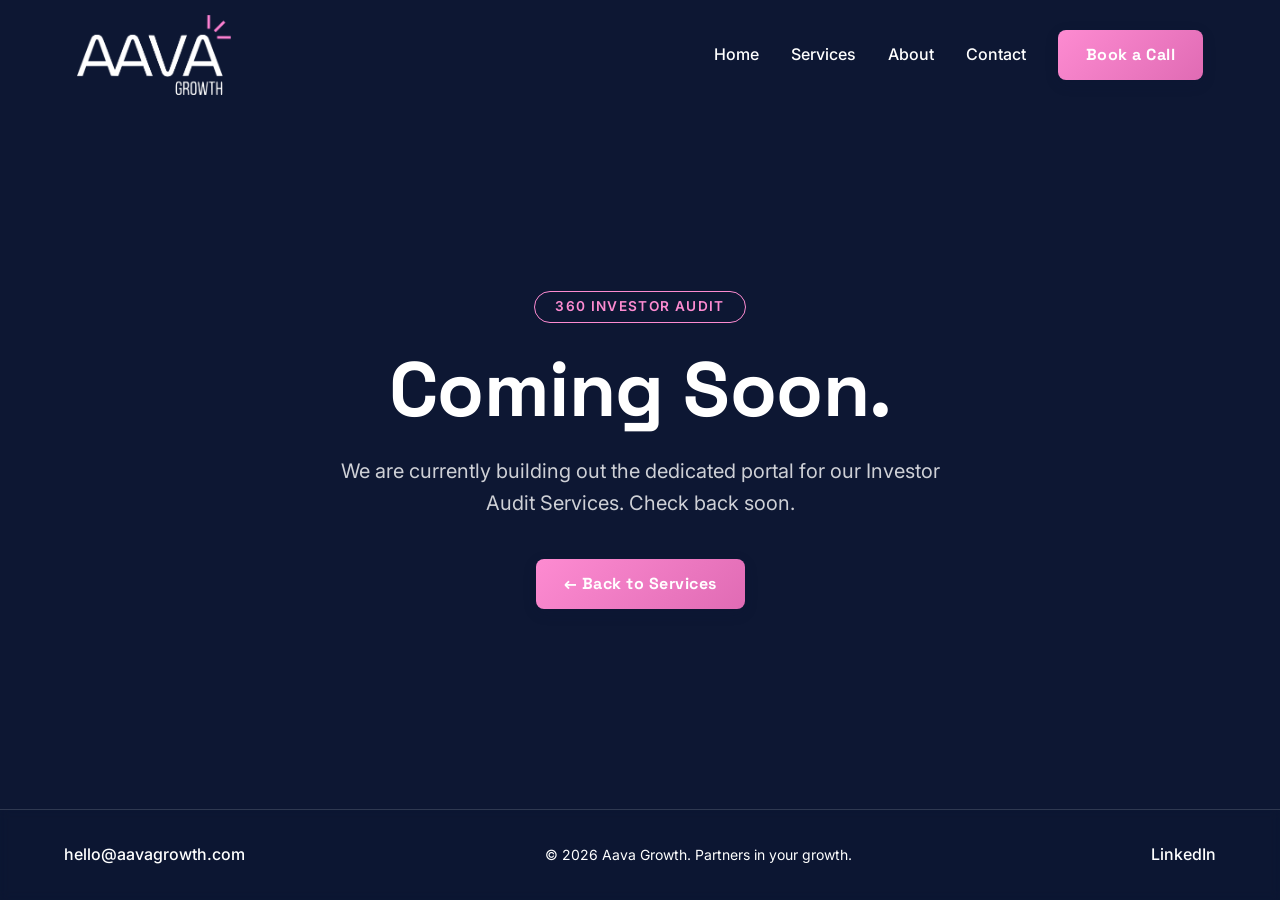
<file: 360audit.html>
<!DOCTYPE html>
<html lang="en">
<head>
    <meta charset="UTF-8">
    <meta name="viewport" content="width=device-width, initial-scale=1.0">
    <title>Aava Growth | 360 Audit</title>
    <!-- Standard Meta Description for Google Search -->
    <meta name="description" content="Aava Growth builds commercial strategies that compound, not campaigns that spike. We help emerging technology and Web3 companies build predictable B2B growth through commercial strategy, sales architecture and embedded execution.">

    <!-- Favicon for Browser Tab -->
    <link rel="icon" type="image/png" href="Assets2/ICONS/A_white.png">

    <!-- Open Graph Meta Tags for Link Sharing (WhatsApp, Slack, iMessage, LinkedIn, etc.) -->
    <meta property="og:title" content="Aava Growth | On-Demand Sales & Commercial Growth Partner">
    <!-- Open Graph Meta Description for Social Sharing -->
    <meta property="og:description" content="Aava Growth builds commercial strategies that compound, not campaigns that spike. We help emerging technology and Web3 companies build predictable B2B growth through commercial strategy, sales architecture and embedded execution.">
    <meta property="og:image" content="./Assets2/Preview_Frame_3.png">
    <meta property="og:type" content="website">
    <link href="https://fonts.googleapis.com/css2?family=Inter:wght@400;500;600&family=Space+Grotesk:wght@700;800&display=swap" rel="stylesheet">
    <link rel="stylesheet" href="styles.css">
</head>
<body class="services-page" style="background-color: #0D1733;">

    <nav id="navbar" class="navbar">
        <div class="nav-container">
            <a href="index.html" class="logo-link">
                <img src="Assets2/AAVA_white.png" alt="Aava Growth Logo" class="nav-logo visible" style="opacity: 1 !important; visibility: visible !important;">
            </a>
            <div class="nav-links">
                <a href="index.html">Home</a>
                <a href="services.html">Services</a>
                <a href="about.html">About</a>
                <a href="contact.html">Contact</a>
            </div>
            <div class="nav-cta">
                <a href="contact.html" class="btn btn-primary">Book a Call</a>
            </div>
        </div>
    </nav>

    <section class="section" style="min-height: 100vh; display: flex; align-items: center; justify-content: center; text-align: center;">
        <div class="container">
            <div class="subtitle-badge" style="border: 1px solid #FD8BD1; color: #FD8BD1 !important; margin-bottom: 24px; display: inline-block;">360 INVESTOR AUDIT</div>
            <h1 class="section-title text-white" style="font-size: clamp(3rem, 6vw, 5rem);">Coming Soon.</h1>
            <p style="color: rgba(255,255,255,0.8); font-size: 1.25rem; max-width: 600px; margin: 0 auto;">We are currently building out the dedicated portal for our Investor Audit Services. Check back soon.</p>
            <div style="margin-top: 40px;">
                <a href="services-audit.html" class="btn btn-primary">&larr; Back to Services</a>
            </div>
        </div>
    </section>

    <footer class="footer">
        <div class="container footer-inner">
            <a href="mailto:hello@aavagrowth.com" class="footer-link footer-email">hello@aavagrowth.com</a>
            <p class="footer-copy">&copy; 2026 Aava Growth. Partners in your growth.</p>
            <a href="https://www.linkedin.com/company/aava-growth" target="_blank" rel="noopener noreferrer" class="footer-link footer-social">LinkedIn</a>
        </div>
    </footer>

    <script src="script.js"></script>
</body>
</html>
</file>
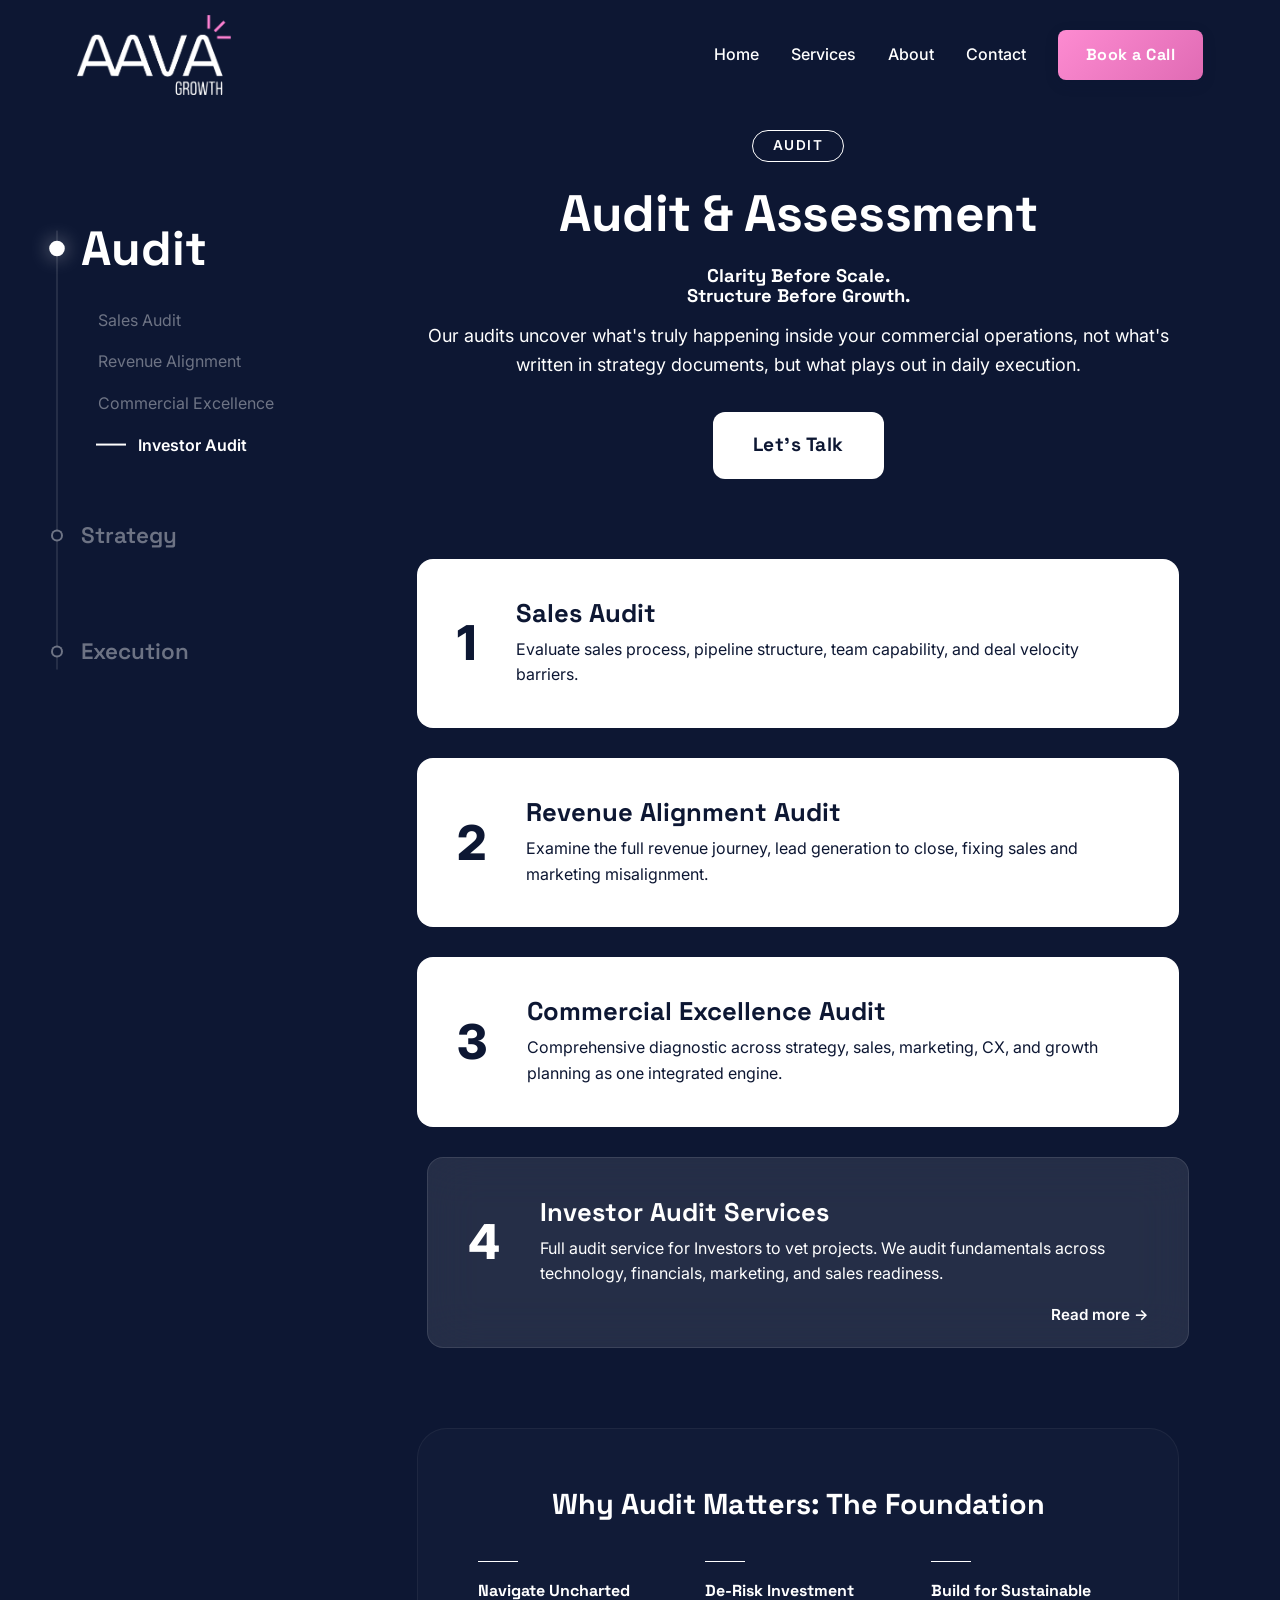
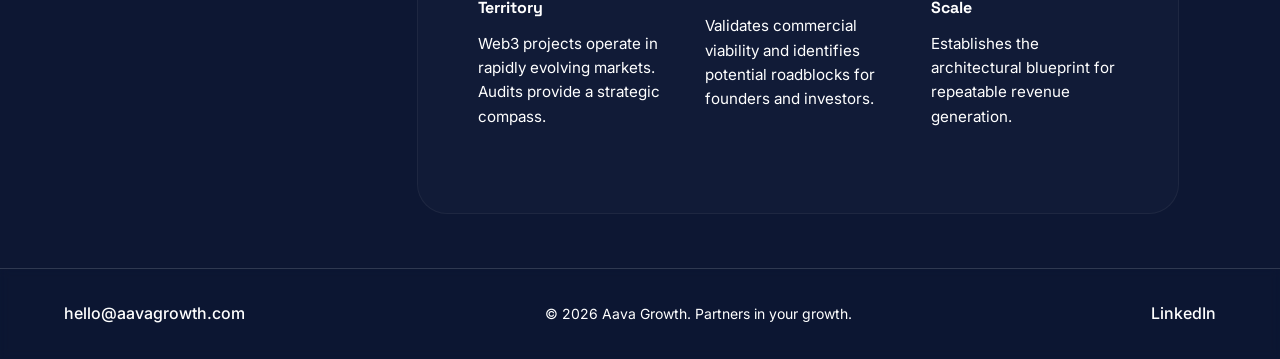
<file: services-audit.html>
<!DOCTYPE html>
<html lang="en">

<head>
    <meta charset="UTF-8">
    <meta name="viewport" content="width=device-width, initial-scale=1.0">
    <title>Audit &amp; Assessment | Aava Growth</title>
    <!-- Standard Meta Description for Google Search -->
    <meta name="description" content="Aava Growth builds commercial strategies that compound, not campaigns that spike. We help emerging technology and Web3 companies build predictable B2B growth through commercial strategy, sales architecture and embedded execution.">

    <!-- Favicon for Browser Tab -->
    <link rel="icon" type="image/png" href="Assets2/ICONS/A_white.png">

    <!-- Open Graph Meta Tags for Link Sharing (WhatsApp, Slack, iMessage, LinkedIn, etc.) -->
    <meta property="og:title" content="Audit &amp; Assessment | Aava Growth">
    <!-- Open Graph Meta Description for Social Sharing -->
    <meta property="og:description" content="Aava Growth builds commercial strategies that compound, not campaigns that spike. We help emerging technology and Web3 companies build predictable B2B growth through commercial strategy, sales architecture and embedded execution.">
    <meta property="og:image" content="./Assets2/Preview_Frame_3.png">
    <meta property="og:type" content="website">
    <link
        href="https://fonts.googleapis.com/css2?family=Inter:wght@400;500;600&family=Space+Grotesk:wght@700;800&display=swap"
        rel="stylesheet">
    <link rel="stylesheet" href="styles.css">
  <style>
      .placeholder-section {
          padding-top: 150px;
          min-height: 100vh;
          display: flex;
          align-items: center;
          justify-content: center;
      }

      /* NUCLEAR MOBILE OVERRIDE FOR SERVICES PAGE */
      @media (max-width: 900px) {
          /* 1. Prevent the entire page from stretching sideways */
          html, body {
              overflow-x: hidden !important;
              width: 100% !important;
              position: relative;
          }

          /* 2. Crush all hard-coded 3-column inline grids (This fixes the page stretching!) */
          div[style*="repeat(3, 1fr)"] {
              grid-template-columns: 1fr !important;
              gap: 24px !important;
          }

          /* 3. Shrink the massive 60px inline padding on the "Why it matters" boxes */
          div[style*="padding: 60px"] {
              padding: 32px 20px !important;
          }

          /* 4. Crush the interactive cards into vertical stacks */
          .horizontal-audit-box,
          .horizontal-strategy-box,
          .horizontal-execution-box {
              display: flex !important;
              flex-direction: column !important;
              align-items: flex-start !important;
              padding: 24px !important;
              gap: 16px !important;
              width: 100% !important;
              max-width: 100% !important;
              box-sizing: border-box !important;
              transform: none !important; /* Forces the Scroll Spy shift to disable on mobile */
          }

          /* 5. Shrink the massive numbers */
          .horizontal-audit-box > div:first-child,
          .horizontal-strategy-box > div:first-child,
          .horizontal-execution-box > div:first-child {
              font-size: 2.5rem !important;
              margin-bottom: 0 !important;
              line-height: 1 !important;
          }

          /* 6. Force text to wrap and not push the screen wide */
          .horizontal-audit-box > div:nth-child(2),
          .horizontal-strategy-box > div:nth-child(2),
          .horizontal-execution-box > div:nth-child(2) {
              width: 100% !important;
              max-width: 100% !important;
              box-sizing: border-box !important;
          }

          /* 7. Fix Investor Audit Link */
          #investor-audit {
              padding-bottom: 60px !important;
          }
          #investor-audit .audit-link {
              right: 24px !important;
              bottom: 24px !important;
          }
      }

      /* Service detail pages: the shared .footer is position:absolute and on the
         old combined page it was nested inside a positioned section. Here it is a
         direct child of the body element, so it must flow normally rather than
         the initial containing block (which made it overlap the content). */
      .service-detail-page .footer {
          position: relative !important;
          bottom: auto !important;
      }

      /* The footer's translucent navy overlay assumes a dark ground (on the old
         combined page it sat inside a dark section). Its text is forced white,
         so the page ground must stay navy or the footer becomes unreadable. */
      body.service-detail-page {
          background-color: #0D1733;
      }
  </style>
</head>

<body class="services-page service-detail-page">
    <nav id="navbar" class="navbar">
        <div class="nav-container">
            <a href="index.html" class="logo-link">
                <img src="Assets2/AAVA_white.png" alt="Aava Growth Logo" class="nav-logo visible" style="opacity: 1 !important; visibility: visible !important;">
            </a>

            <div class="nav-links">
                <a href="index.html">Home</a>
                <a href="services.html">Services</a>
                <a href="about.html">About</a>
                <a href="contact.html">Contact</a>
            </div>

            <div class="nav-actions-right">
                <a href="contact.html" class="btn btn-primary nav-cta-btn">Book a Call</a>
                <button class="hamburger-menu" id="hamburger-menu" aria-label="Toggle menu">
                    <span class="bar"></span>
                    <span class="bar"></span>
                    <span class="bar"></span>
                </button>
            </div>
        </div>

        <div class="nav-overlay" id="nav-overlay">
            <div class="nav-overlay-links">
                <a href="index.html">Home</a>
                <a href="services.html">Services</a>
                <a href="about.html">About</a>
                <a href="contact.html">Contact</a>
            </div>
        </div>
    </nav>

    <div id="service-tracker" class="service-tracker">
        <div class="tracker-group">
            <a href="services-audit.html" class="tracker-item" data-target="audit">
                <span class="tracker-dot"></span>
                Audit
            </a>
            <div class="tracker-sub-menu">
                <a href="#sales-audit" class="tracker-sub-item" data-target="sales-audit"><span class="sub-connecting-line"></span> Sales Audit</a>
                <a href="#revenue-audit" class="tracker-sub-item" data-target="revenue-audit"><span class="sub-connecting-line"></span> Revenue Alignment</a>
                <a href="#excellence-audit" class="tracker-sub-item" data-target="excellence-audit"><span class="sub-connecting-line"></span> Commercial Excellence</a>
                <a href="#investor-audit" class="tracker-sub-item" data-target="investor-audit"><span class="sub-connecting-line"></span> Investor Audit</a>
            </div>
        </div>
        <div class="tracker-group">
            <a href="services-strategy.html" class="tracker-item" data-target="strategy">
                <span class="tracker-dot"></span>
                Strategy
            </a>
            <div class="tracker-sub-menu strategy-sub-menu">
                <a href="services-strategy.html#strat-market" class="tracker-sub-item" data-target="strat-market"><span class="sub-connecting-line"></span> Market &amp; Competitive</a>
                <a href="services-strategy.html#strat-icp" class="tracker-sub-item" data-target="strat-icp"><span class="sub-connecting-line"></span> Ideal Customer Profile</a>
                <a href="services-strategy.html#strat-pricing" class="tracker-sub-item" data-target="strat-pricing"><span class="sub-connecting-line"></span> Product &amp; Pricing</a>
                <a href="services-strategy.html#strat-custom" class="tracker-sub-item" data-target="strat-custom"><span class="sub-connecting-line"></span> Customized Commercial</a>
                <a href="services-strategy.html#strat-sales" class="tracker-sub-item" data-target="strat-sales"><span class="sub-connecting-line"></span> Sales Strategy</a>
                <a href="services-strategy.html#strat-journey" class="tracker-sub-item" data-target="strat-journey"><span class="sub-connecting-line"></span> Customer Journey</a>
                <a href="services-strategy.html#strat-capability" class="tracker-sub-item" data-target="strat-capability"><span class="sub-connecting-line"></span> Commercial Capability</a>
                <a href="services-strategy.html#strat-playbook" class="tracker-sub-item" data-target="strat-playbook"><span class="sub-connecting-line"></span> Commercial Playbook</a>
                <a href="services-strategy.html#strat-event" class="tracker-sub-item" data-target="strat-event"><span class="sub-connecting-line"></span> Event Strategy</a>
                <a href="services-strategy.html#strat-fund" class="tracker-sub-item" data-target="strat-fund"><span class="sub-connecting-line"></span> Fundraising Readiness</a>
                <a href="services-strategy.html#strat-transform" class="tracker-sub-item" data-target="strat-transform"><span class="sub-connecting-line"></span> Transformation Strategy</a>
                <a href="services-strategy.html#strat-revenue" class="tracker-sub-item" data-target="strat-revenue"><span class="sub-connecting-line"></span> Revenue Model Design</a>
                <a href="services-strategy.html#strat-pipeline" class="tracker-sub-item" data-target="strat-pipeline"><span class="sub-connecting-line"></span> Pipeline &amp; Demand</a>
                <a href="services-strategy.html#strat-partner" class="tracker-sub-item" data-target="strat-partner"><span class="sub-connecting-line"></span> Partnership Strategy</a>
            </div>
        </div>
        <div class="tracker-group">
            <a href="services-execution.html" class="tracker-item" data-target="execution">
                <span class="tracker-dot"></span>
                Execution
            </a>
            <div class="tracker-sub-menu execution-sub-menu">
                <a href="services-execution.html#exec-fractional" class="tracker-sub-item" data-target="exec-fractional"><span class="sub-connecting-line"></span> Fractional Leadership</a>
                <a href="services-execution.html#exec-growth" class="tracker-sub-item" data-target="exec-growth"><span class="sub-connecting-line"></span> Growth &amp; BD</a>
                <a href="services-execution.html#exec-coaching" class="tracker-sub-item" data-target="exec-coaching"><span class="sub-connecting-line"></span> Sales Coaching</a>
            </div>
        </div>
    </div>

    <section id="audit" style="padding-top: calc(var(--nav-height) + 40px);" class="section bg-secondary">
        <div class="container">
          <div class="service-header text-center" style="margin-bottom: 80px;">
              <div class="subtitle-badge" style="border: 1px solid #FFFFFF !important; color: #FFFFFF !important; display: inline-block; margin-bottom: 24px;">Audit</div>
              <h1 class="section-title">Audit &amp; Assessment</h1>
              <h2 class="section-subtitle" style="margin-top: 8px;">Clarity Before Scale.<br>Structure Before Growth.</h2>
              <p class="section-description">Our audits uncover what's truly happening inside your commercial operations, not what's written in strategy documents, but what plays out in daily execution.</p>
              <div style="margin-top: 32px;">
                  <a href="contact.html" class="btn btn-large" style="background: #FFFFFF; color: #0D1733; font-weight: 700; text-decoration: none;">Let's Talk</a>
              </div>
          </div>

          <div class="audit-types-grid horizontal-audit-grid" style="display: grid; grid-template-columns: 1fr; gap: 30px;">
              <div id="sales-audit" class="horizontal-audit-box" style="background: #FFFFFF; border-radius: 16px; display: flex; gap: 40px; padding: 40px; align-items: center; transition: all 0.4s ease;">
                  <div class="audit-number" style="font-size: 3rem; font-weight: 800; opacity: 1; line-height: 1; transition: color 0.4s ease;">1</div>
                  <div>
                      <h3 class="audit-title" style="font-size: 1.6rem; font-weight: 700; margin-bottom: 10px; transition: color 0.4s ease;">Sales Audit</h3>
                      <p class="audit-text" style="margin: 0; transition: color 0.4s ease;">Evaluate sales process, pipeline structure, team capability, and deal velocity barriers.</p>
                  </div>
              </div>

              <div id="revenue-audit" class="horizontal-audit-box" style="background: #FFFFFF; border-radius: 16px; display: flex; gap: 40px; padding: 40px; align-items: center; transition: all 0.4s ease;">
                  <div class="audit-number" style="font-size: 3rem; font-weight: 800; opacity: 1; line-height: 1; transition: color 0.4s ease;">2</div>
                  <div>
                      <h3 class="audit-title" style="font-size: 1.6rem; font-weight: 700; margin-bottom: 10px; transition: color 0.4s ease;">Revenue Alignment Audit</h3>
                      <p class="audit-text" style="margin: 0; transition: color 0.4s ease;">Examine the full revenue journey, lead generation to close, fixing sales and marketing misalignment.</p>
                  </div>
              </div>

              <div id="excellence-audit" class="horizontal-audit-box" style="background: #FFFFFF; border-radius: 16px; display: flex; gap: 40px; padding: 40px; align-items: center; transition: all 0.4s ease;">
                  <div class="audit-number" style="font-size: 3rem; font-weight: 800; opacity: 1; line-height: 1; transition: color 0.4s ease;">3</div>
                  <div>
                      <h3 class="audit-title" style="font-size: 1.6rem; font-weight: 700; margin-bottom: 10px; transition: color 0.4s ease;">Commercial Excellence Audit</h3>
                      <p class="audit-text" style="margin: 0; transition: color 0.4s ease;">Comprehensive diagnostic across strategy, sales, marketing, CX, and growth planning as one integrated engine.</p>
                  </div>
              </div>

              <div id="investor-audit" class="horizontal-audit-box" style="background: #FFFFFF; border-radius: 16px; display: flex; gap: 40px; padding: 40px 40px 60px 40px; align-items: center; position: relative; transition: all 0.4s ease;">
                  <div class="audit-number" style="font-size: 3rem; font-weight: 800; opacity: 1; line-height: 1; transition: color 0.4s ease;">4</div>
                  <div style="flex: 1;">
                      <h3 class="audit-title" style="font-size: 1.6rem; font-weight: 700; margin-bottom: 10px; transition: color 0.4s ease;">Investor Audit Services</h3>
                      <p class="audit-text" style="margin: 0; transition: color 0.4s ease;">Full audit service for Investors to vet projects. We audit fundamentals across technology, financials, marketing, and sales readiness.</p>
                  </div>
                  <a href="360audit.html" class="audit-link" style="position: absolute; bottom: 20px; right: 40px; text-decoration: none; font-weight: 600; font-size: 0.95rem; transition: color 0.4s ease;">Read more &rarr;</a>
              </div>
          </div>

            <!-- Deep Dive Grid -->


          <div style="margin-top: 80px; text-align: center; background: rgba(255,255,255,0.02); padding: 60px; border-radius: 30px; border: 1px solid rgba(255,255,255,0.05);">
              <h3 style="font-size: 1.8rem; margin-bottom: 40px; color: #FFFFFF;">Why Audit Matters: The Foundation</h3>
              <div style="display: grid; grid-template-columns: repeat(3, 1fr); gap: 40px; text-align: left;">
                  <div>
                      <div style="width: 40px; height: 1px; background: #FFFFFF; margin-bottom: 20px;"></div>
                      <h4 style="color: #FFFFFF; margin-bottom: 15px;">Navigate Uncharted Territory</h4>
                      <p style="font-size: 0.95rem; color: rgba(255, 255, 255, 0.7);">Web3 projects operate in rapidly evolving markets. Audits provide a strategic compass.</p>
                  </div>
                  <div>
                      <div style="width: 40px; height: 1px; background: #FFFFFF; margin-bottom: 20px;"></div>
                      <h4 style="color: #FFFFFF; margin-bottom: 15px;">De-Risk Investment</h4>
                      <p style="font-size: 0.95rem; color: rgba(255, 255, 255, 0.7);">Validates commercial viability and identifies potential roadblocks for founders and investors.</p>
                  </div>
                  <div>
                      <div style="width: 40px; height: 1px; background: #FFFFFF; margin-bottom: 20px;"></div>
                      <h4 style="color: #FFFFFF; margin-bottom: 15px;">Build for Sustainable Scale</h4>
                      <p style="font-size: 0.95rem; color: rgba(255, 255, 255, 0.7);">Establishes the architectural blueprint for repeatable revenue generation.</p>
                  </div>
              </div>
          </div>

        </div>
    </section>

    <footer class="footer">
        <div class="container footer-inner">
            <a href="mailto:hello@aavagrowth.com" class="footer-link footer-email">hello@aavagrowth.com</a>
            <p class="footer-copy">&copy; 2026 Aava Growth. Partners in your growth.</p>
            <a href="https://www.linkedin.com/company/aava-growth" target="_blank" rel="noopener noreferrer" class="footer-link footer-social">LinkedIn</a>
        </div>
    </footer>
    <script src="script.js"></script>
</body>

</html>
</file>
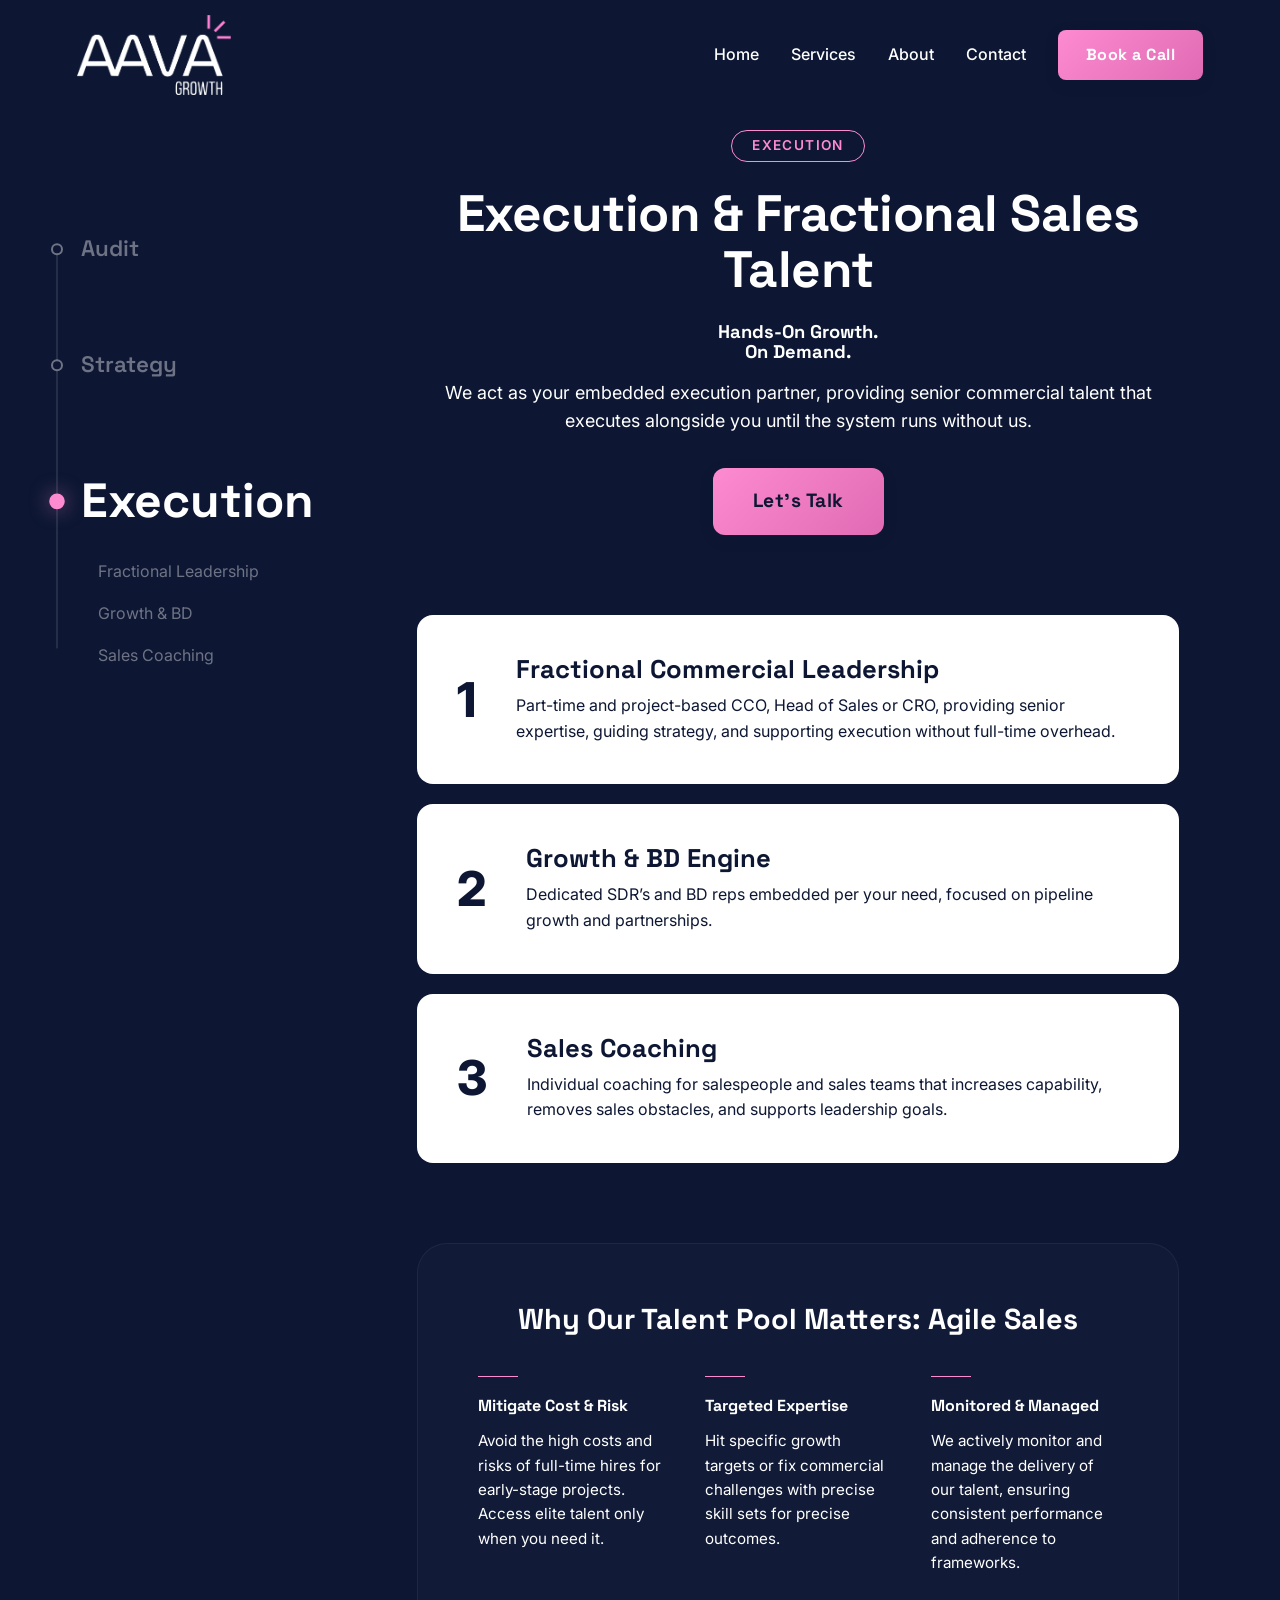
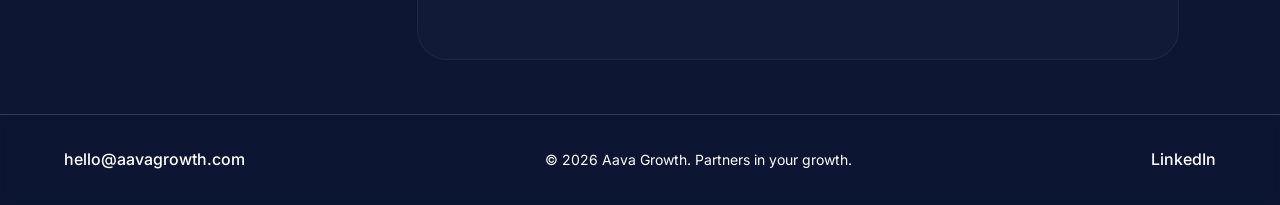
<file: services-execution.html>
<!DOCTYPE html>
<html lang="en">

<head>
    <meta charset="UTF-8">
    <meta name="viewport" content="width=device-width, initial-scale=1.0">
    <title>Execution &amp; Fractional Sales Talent | Aava Growth</title>
    <!-- Standard Meta Description for Google Search -->
    <meta name="description" content="Aava Growth builds commercial strategies that compound, not campaigns that spike. We help emerging technology and Web3 companies build predictable B2B growth through commercial strategy, sales architecture and embedded execution.">

    <!-- Favicon for Browser Tab -->
    <link rel="icon" type="image/png" href="Assets2/ICONS/A_white.png">

    <!-- Open Graph Meta Tags for Link Sharing (WhatsApp, Slack, iMessage, LinkedIn, etc.) -->
    <meta property="og:title" content="Execution &amp; Fractional Sales Talent | Aava Growth">
    <!-- Open Graph Meta Description for Social Sharing -->
    <meta property="og:description" content="Aava Growth builds commercial strategies that compound, not campaigns that spike. We help emerging technology and Web3 companies build predictable B2B growth through commercial strategy, sales architecture and embedded execution.">
    <meta property="og:image" content="./Assets2/Preview_Frame_3.png">
    <meta property="og:type" content="website">
    <link
        href="https://fonts.googleapis.com/css2?family=Inter:wght@400;500;600&family=Space+Grotesk:wght@700;800&display=swap"
        rel="stylesheet">
    <link rel="stylesheet" href="styles.css">
  <style>
      .placeholder-section {
          padding-top: 150px;
          min-height: 100vh;
          display: flex;
          align-items: center;
          justify-content: center;
      }

      /* NUCLEAR MOBILE OVERRIDE FOR SERVICES PAGE */
      @media (max-width: 900px) {
          /* 1. Prevent the entire page from stretching sideways */
          html, body {
              overflow-x: hidden !important;
              width: 100% !important;
              position: relative;
          }

          /* 2. Crush all hard-coded 3-column inline grids (This fixes the page stretching!) */
          div[style*="repeat(3, 1fr)"] {
              grid-template-columns: 1fr !important;
              gap: 24px !important;
          }

          /* 3. Shrink the massive 60px inline padding on the "Why it matters" boxes */
          div[style*="padding: 60px"] {
              padding: 32px 20px !important;
          }

          /* 4. Crush the interactive cards into vertical stacks */
          .horizontal-audit-box,
          .horizontal-strategy-box,
          .horizontal-execution-box {
              display: flex !important;
              flex-direction: column !important;
              align-items: flex-start !important;
              padding: 24px !important;
              gap: 16px !important;
              width: 100% !important;
              max-width: 100% !important;
              box-sizing: border-box !important;
              transform: none !important; /* Forces the Scroll Spy shift to disable on mobile */
          }

          /* 5. Shrink the massive numbers */
          .horizontal-audit-box > div:first-child,
          .horizontal-strategy-box > div:first-child,
          .horizontal-execution-box > div:first-child {
              font-size: 2.5rem !important;
              margin-bottom: 0 !important;
              line-height: 1 !important;
          }

          /* 6. Force text to wrap and not push the screen wide */
          .horizontal-audit-box > div:nth-child(2),
          .horizontal-strategy-box > div:nth-child(2),
          .horizontal-execution-box > div:nth-child(2) {
              width: 100% !important;
              max-width: 100% !important;
              box-sizing: border-box !important;
          }

          /* 7. Fix Investor Audit Link */
          #investor-audit {
              padding-bottom: 60px !important;
          }
          #investor-audit .audit-link {
              right: 24px !important;
              bottom: 24px !important;
          }
      }

      /* Service detail pages: the shared .footer is position:absolute and on the
         old combined page it was nested inside a positioned section. Here it is a
         direct child of the body element, so it must flow normally rather than
         the initial containing block (which made it overlap the content). */
      .service-detail-page .footer {
          position: relative !important;
          bottom: auto !important;
      }

      /* The footer's translucent navy overlay assumes a dark ground (on the old
         combined page it sat inside a dark section). Its text is forced white,
         so the page ground must stay navy or the footer becomes unreadable. */
      body.service-detail-page {
          background-color: #0D1733;
      }
  </style>
</head>

<body class="services-page service-detail-page">
    <nav id="navbar" class="navbar">
        <div class="nav-container">
            <a href="index.html" class="logo-link">
                <img src="Assets2/AAVA_white.png" alt="Aava Growth Logo" class="nav-logo visible" style="opacity: 1 !important; visibility: visible !important;">
            </a>

            <div class="nav-links">
                <a href="index.html">Home</a>
                <a href="services.html">Services</a>
                <a href="about.html">About</a>
                <a href="contact.html">Contact</a>
            </div>

            <div class="nav-actions-right">
                <a href="contact.html" class="btn btn-primary nav-cta-btn">Book a Call</a>
                <button class="hamburger-menu" id="hamburger-menu" aria-label="Toggle menu">
                    <span class="bar"></span>
                    <span class="bar"></span>
                    <span class="bar"></span>
                </button>
            </div>
        </div>

        <div class="nav-overlay" id="nav-overlay">
            <div class="nav-overlay-links">
                <a href="index.html">Home</a>
                <a href="services.html">Services</a>
                <a href="about.html">About</a>
                <a href="contact.html">Contact</a>
            </div>
        </div>
    </nav>

    <div id="service-tracker" class="service-tracker">
        <div class="tracker-group">
            <a href="services-audit.html" class="tracker-item" data-target="audit">
                <span class="tracker-dot"></span>
                Audit
            </a>
            <div class="tracker-sub-menu">
                <a href="services-audit.html#sales-audit" class="tracker-sub-item" data-target="sales-audit"><span class="sub-connecting-line"></span> Sales Audit</a>
                <a href="services-audit.html#revenue-audit" class="tracker-sub-item" data-target="revenue-audit"><span class="sub-connecting-line"></span> Revenue Alignment</a>
                <a href="services-audit.html#excellence-audit" class="tracker-sub-item" data-target="excellence-audit"><span class="sub-connecting-line"></span> Commercial Excellence</a>
                <a href="services-audit.html#investor-audit" class="tracker-sub-item" data-target="investor-audit"><span class="sub-connecting-line"></span> Investor Audit</a>
            </div>
        </div>
        <div class="tracker-group">
            <a href="services-strategy.html" class="tracker-item" data-target="strategy">
                <span class="tracker-dot"></span>
                Strategy
            </a>
            <div class="tracker-sub-menu strategy-sub-menu">
                <a href="services-strategy.html#strat-market" class="tracker-sub-item" data-target="strat-market"><span class="sub-connecting-line"></span> Market &amp; Competitive</a>
                <a href="services-strategy.html#strat-icp" class="tracker-sub-item" data-target="strat-icp"><span class="sub-connecting-line"></span> Ideal Customer Profile</a>
                <a href="services-strategy.html#strat-pricing" class="tracker-sub-item" data-target="strat-pricing"><span class="sub-connecting-line"></span> Product &amp; Pricing</a>
                <a href="services-strategy.html#strat-custom" class="tracker-sub-item" data-target="strat-custom"><span class="sub-connecting-line"></span> Customized Commercial</a>
                <a href="services-strategy.html#strat-sales" class="tracker-sub-item" data-target="strat-sales"><span class="sub-connecting-line"></span> Sales Strategy</a>
                <a href="services-strategy.html#strat-journey" class="tracker-sub-item" data-target="strat-journey"><span class="sub-connecting-line"></span> Customer Journey</a>
                <a href="services-strategy.html#strat-capability" class="tracker-sub-item" data-target="strat-capability"><span class="sub-connecting-line"></span> Commercial Capability</a>
                <a href="services-strategy.html#strat-playbook" class="tracker-sub-item" data-target="strat-playbook"><span class="sub-connecting-line"></span> Commercial Playbook</a>
                <a href="services-strategy.html#strat-event" class="tracker-sub-item" data-target="strat-event"><span class="sub-connecting-line"></span> Event Strategy</a>
                <a href="services-strategy.html#strat-fund" class="tracker-sub-item" data-target="strat-fund"><span class="sub-connecting-line"></span> Fundraising Readiness</a>
                <a href="services-strategy.html#strat-transform" class="tracker-sub-item" data-target="strat-transform"><span class="sub-connecting-line"></span> Transformation Strategy</a>
                <a href="services-strategy.html#strat-revenue" class="tracker-sub-item" data-target="strat-revenue"><span class="sub-connecting-line"></span> Revenue Model Design</a>
                <a href="services-strategy.html#strat-pipeline" class="tracker-sub-item" data-target="strat-pipeline"><span class="sub-connecting-line"></span> Pipeline &amp; Demand</a>
                <a href="services-strategy.html#strat-partner" class="tracker-sub-item" data-target="strat-partner"><span class="sub-connecting-line"></span> Partnership Strategy</a>
            </div>
        </div>
        <div class="tracker-group">
            <a href="services-execution.html" class="tracker-item" data-target="execution">
                <span class="tracker-dot"></span>
                Execution
            </a>
            <div class="tracker-sub-menu execution-sub-menu">
                <a href="#exec-fractional" class="tracker-sub-item" data-target="exec-fractional"><span class="sub-connecting-line"></span> Fractional Leadership</a>
                <a href="#exec-growth" class="tracker-sub-item" data-target="exec-growth"><span class="sub-connecting-line"></span> Growth &amp; BD</a>
                <a href="#exec-coaching" class="tracker-sub-item" data-target="exec-coaching"><span class="sub-connecting-line"></span> Sales Coaching</a>
            </div>
        </div>
    </div>

    <section id="execution" style="padding-top: calc(var(--nav-height) + 40px);" class="section bg-secondary">
        <div class="container">
            <div class="service-header text-center" style="margin-bottom: 80px;">
                <div class="subtitle-badge" style="border: 1px solid #FD8BD1 !important; color: #FD8BD1 !important; display: inline-block; margin-bottom: 24px;">Execution</div>
                <h1 class="section-title">Execution &amp; Fractional Sales Talent</h1>
              <h2 class="section-subtitle" style="margin-top: 8px;">Hands-On Growth.<br>On Demand.</h2>
                <p class="section-description">We act as your embedded execution partner, providing senior commercial talent that executes alongside you until the system runs without us.</p>
                <div style="margin-top: 32px;">
                    <a href="contact.html" class="btn btn-primary btn-large" style="color: #0D1733 !important; font-weight: 700;">Let's Talk</a>
                </div>
            </div>

            <div class="execution-types-grid horizontal-service-grid" style="display: grid; grid-template-columns: 1fr; gap: 20px; margin-bottom: 60px;">
                <div id="exec-fractional" class="glass-panel horizontal-execution-box" style="display: flex; gap: 40px; padding: 40px; align-items: center;">
                    <div style="font-size: 3rem; font-weight: 800; color: #FFFFFF; opacity: 0.5; line-height: 1;">1</div>
                    <div>
                        <h3 style="font-size: 1.6rem; font-weight: 700; margin-bottom: 10px; color: #FFFFFF;">Fractional Commercial Leadership</h3>
                        <p style="margin: 0;">Part-time and project-based CCO, Head of Sales or CRO, providing senior expertise, guiding strategy, and supporting execution without full-time overhead.</p>
                    </div>
                </div>
                <div id="exec-growth" class="glass-panel horizontal-execution-box" style="display: flex; gap: 40px; padding: 40px; align-items: center;">
                    <div style="font-size: 3rem; font-weight: 800; color: #FFFFFF; opacity: 0.5; line-height: 1;">2</div>
                    <div>
                        <h3 style="font-size: 1.6rem; font-weight: 700; margin-bottom: 10px; color: #FFFFFF;">Growth & BD Engine</h3>
                        <p style="margin: 0;">Dedicated SDR’s and BD reps embedded per your need, focused on pipeline growth and partnerships.</p>
                    </div>
                </div>
                <div id="exec-coaching" class="glass-panel horizontal-execution-box" style="display: flex; gap: 40px; padding: 40px; align-items: center;">
                    <div style="font-size: 3rem; font-weight: 800; color: #FFFFFF; opacity: 0.5; line-height: 1;">3</div>
                    <div>
                        <h3 style="font-size: 1.6rem; font-weight: 700; margin-bottom: 10px; color: #FFFFFF;">Sales Coaching</h3>
                        <p style="margin: 0;">Individual coaching for salespeople and sales teams that increases capability, removes sales obstacles, and supports leadership goals.</p>
                    </div>
                </div>
            </div>

          <div style="margin-top: 80px; text-align: center; background: rgba(255,255,255,0.02); padding: 60px; border-radius: 30px; border: 1px solid rgba(255,255,255,0.05);">
              <h3 style="font-size: 1.8rem; margin-bottom: 40px; color: #FFFFFF;">Why Our Talent Pool Matters: Agile Sales</h3>
              <div style="display: grid; grid-template-columns: repeat(3, 1fr); gap: 40px; text-align: left;">
                  <div>
                      <div style="width: 40px; height: 1px; background: #FD8BD1; margin-bottom: 20px;"></div>
                      <h4 style="margin-bottom: 15px; color: #FFFFFF;">Mitigate Cost & Risk</h4>
                      <p style="font-size: 0.95rem; color: rgba(255, 255, 255, 0.7);">Avoid the high costs and risks of full-time hires for early-stage projects. Access elite talent only when you need it.</p>
                  </div>
                  <div>
                      <div style="width: 40px; height: 1px; background: #FD8BD1; margin-bottom: 20px;"></div>
                      <h4 style="margin-bottom: 15px; color: #FFFFFF;">Targeted Expertise</h4>
                      <p style="font-size: 0.95rem; color: rgba(255, 255, 255, 0.7);">Hit specific growth targets or fix commercial challenges with precise skill sets for precise outcomes.</p>
                  </div>
                  <div>
                      <div style="width: 40px; height: 1px; background: #FD8BD1; margin-bottom: 20px;"></div>
                      <h4 style="margin-bottom: 15px; color: #FFFFFF;">Monitored & Managed</h4>
                      <p style="font-size: 0.95rem; color: rgba(255, 255, 255, 0.7);">We actively monitor and manage the delivery of our talent, ensuring consistent performance and adherence to frameworks.</p>
                  </div>
              </div>
          </div>

        </div>
    </section>

    <footer class="footer">
        <div class="container footer-inner">
            <a href="mailto:hello@aavagrowth.com" class="footer-link footer-email">hello@aavagrowth.com</a>
            <p class="footer-copy">&copy; 2026 Aava Growth. Partners in your growth.</p>
            <a href="https://www.linkedin.com/company/aava-growth" target="_blank" rel="noopener noreferrer" class="footer-link footer-social">LinkedIn</a>
        </div>
    </footer>
    <script src="script.js"></script>
</body>

</html>
</file>
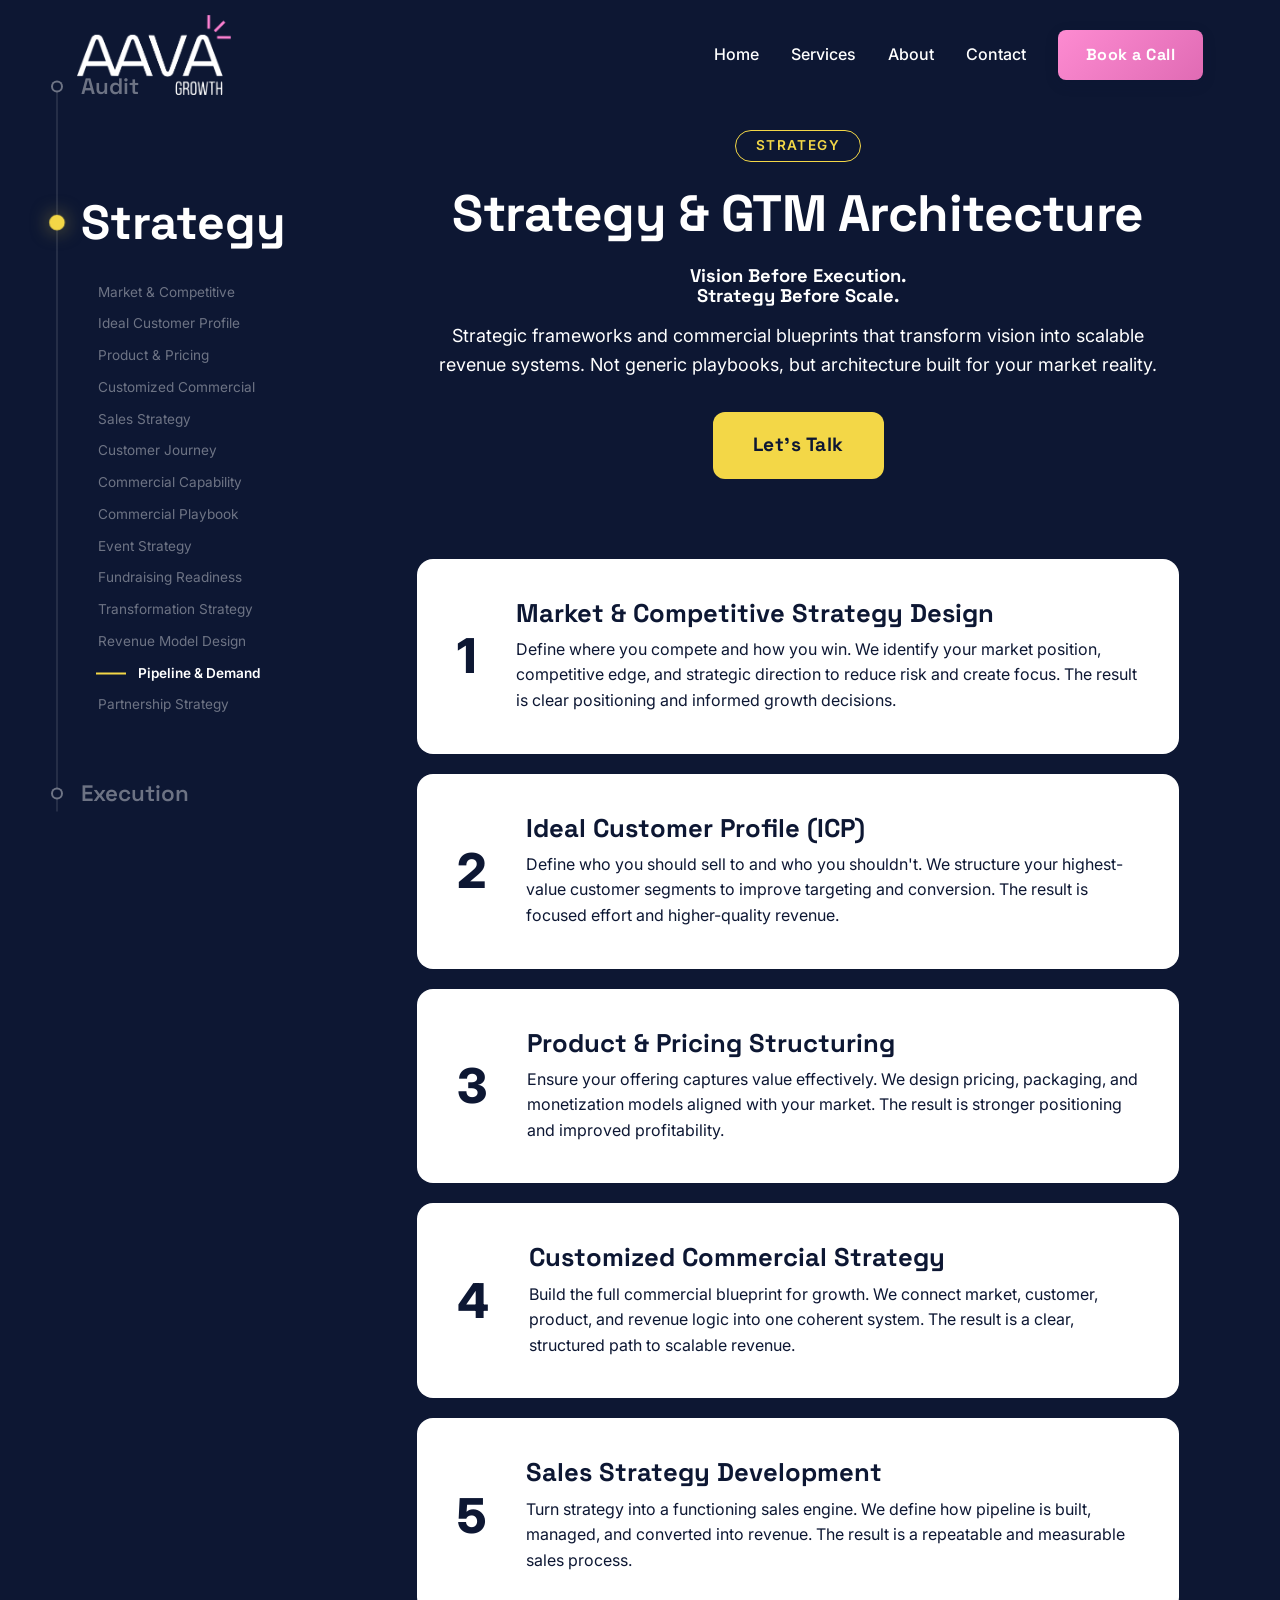
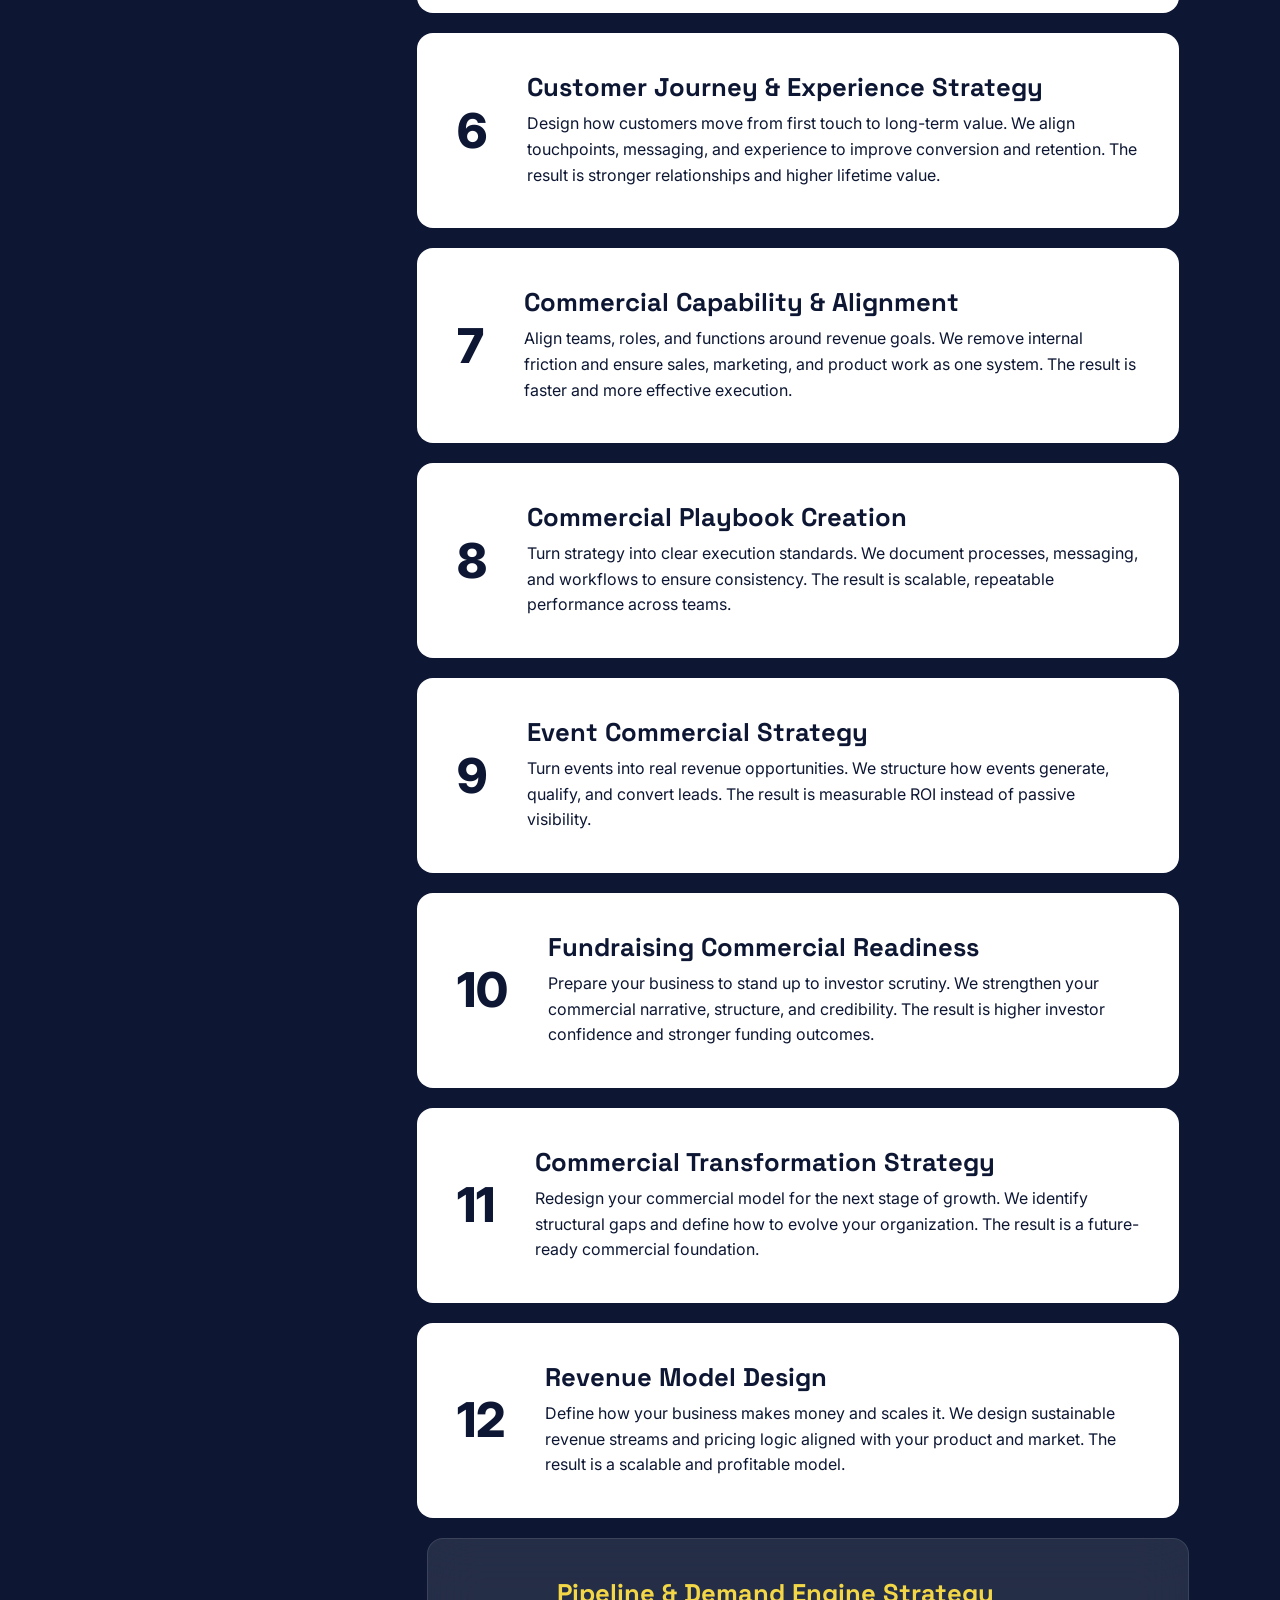
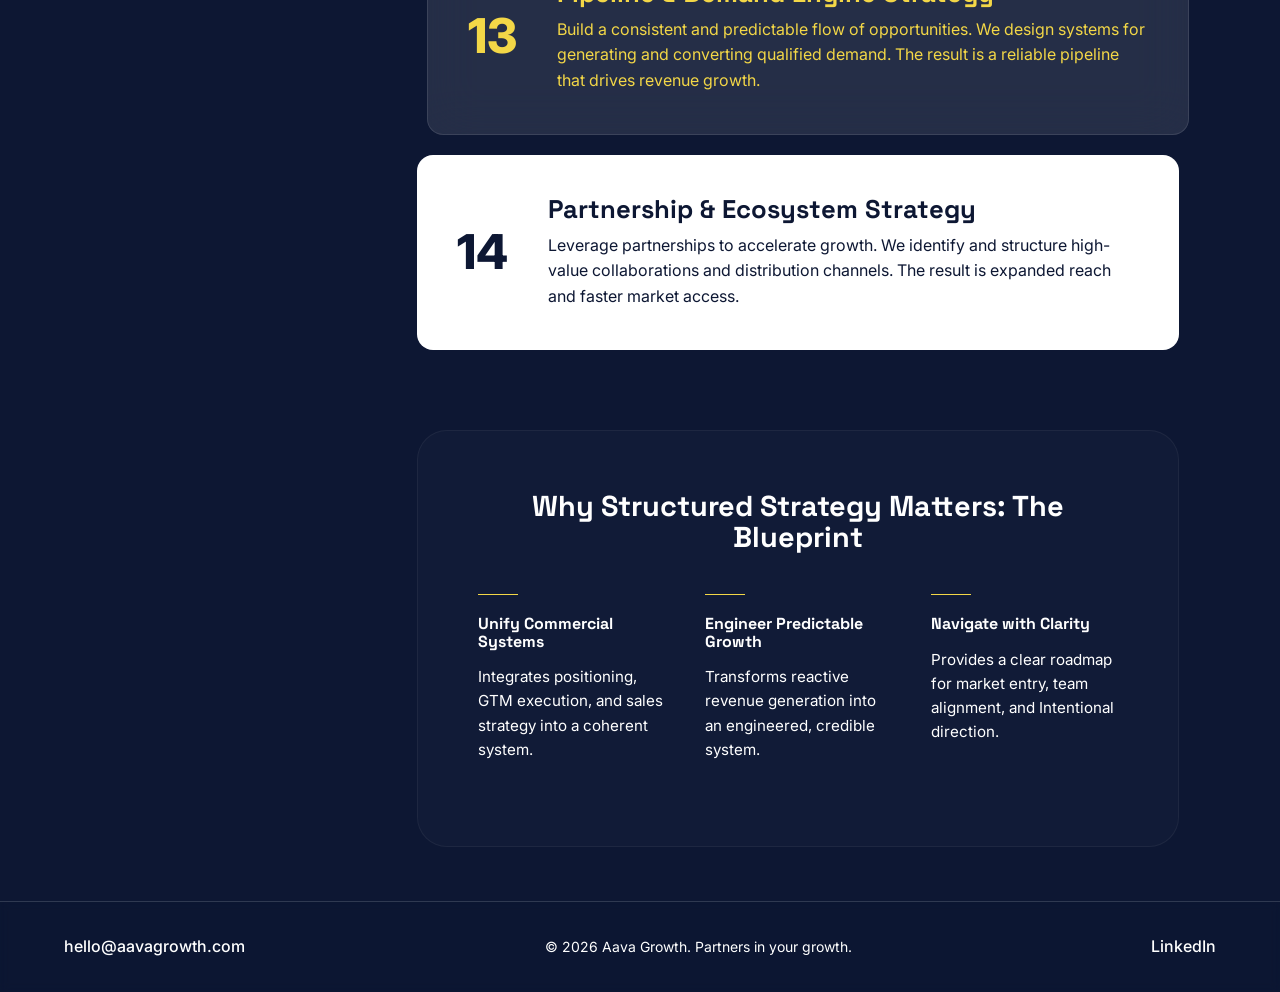
<file: services-strategy.html>
<!DOCTYPE html>
<html lang="en">

<head>
    <meta charset="UTF-8">
    <meta name="viewport" content="width=device-width, initial-scale=1.0">
    <title>Strategy &amp; GTM Architecture | Aava Growth</title>
    <!-- Standard Meta Description for Google Search -->
    <meta name="description" content="Aava Growth builds commercial strategies that compound, not campaigns that spike. We help emerging technology and Web3 companies build predictable B2B growth through commercial strategy, sales architecture and embedded execution.">

    <!-- Favicon for Browser Tab -->
    <link rel="icon" type="image/png" href="Assets2/ICONS/A_white.png">

    <!-- Open Graph Meta Tags for Link Sharing (WhatsApp, Slack, iMessage, LinkedIn, etc.) -->
    <meta property="og:title" content="Strategy &amp; GTM Architecture | Aava Growth">
    <!-- Open Graph Meta Description for Social Sharing -->
    <meta property="og:description" content="Aava Growth builds commercial strategies that compound, not campaigns that spike. We help emerging technology and Web3 companies build predictable B2B growth through commercial strategy, sales architecture and embedded execution.">
    <meta property="og:image" content="./Assets2/Preview_Frame_3.png">
    <meta property="og:type" content="website">
    <link
        href="https://fonts.googleapis.com/css2?family=Inter:wght@400;500;600&family=Space+Grotesk:wght@700;800&display=swap"
        rel="stylesheet">
    <link rel="stylesheet" href="styles.css">
  <style>
      .placeholder-section {
          padding-top: 150px;
          min-height: 100vh;
          display: flex;
          align-items: center;
          justify-content: center;
      }

      /* NUCLEAR MOBILE OVERRIDE FOR SERVICES PAGE */
      @media (max-width: 900px) {
          /* 1. Prevent the entire page from stretching sideways */
          html, body {
              overflow-x: hidden !important;
              width: 100% !important;
              position: relative;
          }

          /* 2. Crush all hard-coded 3-column inline grids (This fixes the page stretching!) */
          div[style*="repeat(3, 1fr)"] {
              grid-template-columns: 1fr !important;
              gap: 24px !important;
          }

          /* 3. Shrink the massive 60px inline padding on the "Why it matters" boxes */
          div[style*="padding: 60px"] {
              padding: 32px 20px !important;
          }

          /* 4. Crush the interactive cards into vertical stacks */
          .horizontal-audit-box,
          .horizontal-strategy-box,
          .horizontal-execution-box {
              display: flex !important;
              flex-direction: column !important;
              align-items: flex-start !important;
              padding: 24px !important;
              gap: 16px !important;
              width: 100% !important;
              max-width: 100% !important;
              box-sizing: border-box !important;
              transform: none !important; /* Forces the Scroll Spy shift to disable on mobile */
          }

          /* 5. Shrink the massive numbers */
          .horizontal-audit-box > div:first-child,
          .horizontal-strategy-box > div:first-child,
          .horizontal-execution-box > div:first-child {
              font-size: 2.5rem !important;
              margin-bottom: 0 !important;
              line-height: 1 !important;
          }

          /* 6. Force text to wrap and not push the screen wide */
          .horizontal-audit-box > div:nth-child(2),
          .horizontal-strategy-box > div:nth-child(2),
          .horizontal-execution-box > div:nth-child(2) {
              width: 100% !important;
              max-width: 100% !important;
              box-sizing: border-box !important;
          }

          /* 7. Fix Investor Audit Link */
          #investor-audit {
              padding-bottom: 60px !important;
          }
          #investor-audit .audit-link {
              right: 24px !important;
              bottom: 24px !important;
          }
      }

      /* Service detail pages: the shared .footer is position:absolute and on the
         old combined page it was nested inside a positioned section. Here it is a
         direct child of the body element, so it must flow normally rather than
         the initial containing block (which made it overlap the content). */
      .service-detail-page .footer {
          position: relative !important;
          bottom: auto !important;
      }

      /* The footer's translucent navy overlay assumes a dark ground (on the old
         combined page it sat inside a dark section). Its text is forced white,
         so the page ground must stay navy or the footer becomes unreadable. */
      body.service-detail-page {
          background-color: #0D1733;
      }
  </style>
</head>

<body class="services-page service-detail-page">
    <nav id="navbar" class="navbar">
        <div class="nav-container">
            <a href="index.html" class="logo-link">
                <img src="Assets2/AAVA_white.png" alt="Aava Growth Logo" class="nav-logo visible" style="opacity: 1 !important; visibility: visible !important;">
            </a>

            <div class="nav-links">
                <a href="index.html">Home</a>
                <a href="services.html">Services</a>
                <a href="about.html">About</a>
                <a href="contact.html">Contact</a>
            </div>

            <div class="nav-actions-right">
                <a href="contact.html" class="btn btn-primary nav-cta-btn">Book a Call</a>
                <button class="hamburger-menu" id="hamburger-menu" aria-label="Toggle menu">
                    <span class="bar"></span>
                    <span class="bar"></span>
                    <span class="bar"></span>
                </button>
            </div>
        </div>

        <div class="nav-overlay" id="nav-overlay">
            <div class="nav-overlay-links">
                <a href="index.html">Home</a>
                <a href="services.html">Services</a>
                <a href="about.html">About</a>
                <a href="contact.html">Contact</a>
            </div>
        </div>
    </nav>

    <div id="service-tracker" class="service-tracker">
        <div class="tracker-group">
            <a href="services-audit.html" class="tracker-item" data-target="audit">
                <span class="tracker-dot"></span>
                Audit
            </a>
            <div class="tracker-sub-menu">
                <a href="services-audit.html#sales-audit" class="tracker-sub-item" data-target="sales-audit"><span class="sub-connecting-line"></span> Sales Audit</a>
                <a href="services-audit.html#revenue-audit" class="tracker-sub-item" data-target="revenue-audit"><span class="sub-connecting-line"></span> Revenue Alignment</a>
                <a href="services-audit.html#excellence-audit" class="tracker-sub-item" data-target="excellence-audit"><span class="sub-connecting-line"></span> Commercial Excellence</a>
                <a href="services-audit.html#investor-audit" class="tracker-sub-item" data-target="investor-audit"><span class="sub-connecting-line"></span> Investor Audit</a>
            </div>
        </div>
        <div class="tracker-group">
            <a href="services-strategy.html" class="tracker-item" data-target="strategy">
                <span class="tracker-dot"></span>
                Strategy
            </a>
            <div class="tracker-sub-menu strategy-sub-menu">
                <a href="#strat-market" class="tracker-sub-item" data-target="strat-market"><span class="sub-connecting-line"></span> Market &amp; Competitive</a>
                <a href="#strat-icp" class="tracker-sub-item" data-target="strat-icp"><span class="sub-connecting-line"></span> Ideal Customer Profile</a>
                <a href="#strat-pricing" class="tracker-sub-item" data-target="strat-pricing"><span class="sub-connecting-line"></span> Product &amp; Pricing</a>
                <a href="#strat-custom" class="tracker-sub-item" data-target="strat-custom"><span class="sub-connecting-line"></span> Customized Commercial</a>
                <a href="#strat-sales" class="tracker-sub-item" data-target="strat-sales"><span class="sub-connecting-line"></span> Sales Strategy</a>
                <a href="#strat-journey" class="tracker-sub-item" data-target="strat-journey"><span class="sub-connecting-line"></span> Customer Journey</a>
                <a href="#strat-capability" class="tracker-sub-item" data-target="strat-capability"><span class="sub-connecting-line"></span> Commercial Capability</a>
                <a href="#strat-playbook" class="tracker-sub-item" data-target="strat-playbook"><span class="sub-connecting-line"></span> Commercial Playbook</a>
                <a href="#strat-event" class="tracker-sub-item" data-target="strat-event"><span class="sub-connecting-line"></span> Event Strategy</a>
                <a href="#strat-fund" class="tracker-sub-item" data-target="strat-fund"><span class="sub-connecting-line"></span> Fundraising Readiness</a>
                <a href="#strat-transform" class="tracker-sub-item" data-target="strat-transform"><span class="sub-connecting-line"></span> Transformation Strategy</a>
                <a href="#strat-revenue" class="tracker-sub-item" data-target="strat-revenue"><span class="sub-connecting-line"></span> Revenue Model Design</a>
                <a href="#strat-pipeline" class="tracker-sub-item" data-target="strat-pipeline"><span class="sub-connecting-line"></span> Pipeline &amp; Demand</a>
                <a href="#strat-partner" class="tracker-sub-item" data-target="strat-partner"><span class="sub-connecting-line"></span> Partnership Strategy</a>
            </div>
        </div>
        <div class="tracker-group">
            <a href="services-execution.html" class="tracker-item" data-target="execution">
                <span class="tracker-dot"></span>
                Execution
            </a>
            <div class="tracker-sub-menu execution-sub-menu">
                <a href="services-execution.html#exec-fractional" class="tracker-sub-item" data-target="exec-fractional"><span class="sub-connecting-line"></span> Fractional Leadership</a>
                <a href="services-execution.html#exec-growth" class="tracker-sub-item" data-target="exec-growth"><span class="sub-connecting-line"></span> Growth &amp; BD</a>
                <a href="services-execution.html#exec-coaching" class="tracker-sub-item" data-target="exec-coaching"><span class="sub-connecting-line"></span> Sales Coaching</a>
            </div>
        </div>
    </div>

    <section id="strategy" style="padding-top: calc(var(--nav-height) + 40px);" class="section">
        <div class="container">
            <div class="service-header text-center" style="margin-bottom: 80px;">
                <div class="subtitle-badge" style="border: 1px solid #F3D747 !important; color: #F3D747 !important; display: inline-block; margin-bottom: 24px;">Strategy</div>
                <h1 class="section-title">Strategy &amp; GTM Architecture</h1>
              <h2 class="section-subtitle" style="margin-top: 8px;">Vision Before Execution.<br>Strategy Before Scale.</h2>
                <p class="section-description">Strategic frameworks and commercial blueprints that transform vision into scalable revenue systems. Not generic playbooks, but architecture built for your market reality.</p>
                <div style="margin-top: 32px;">
                    <a href="contact.html" class="btn btn-large" style="background: #F3D747; color: #0D1733 !important; font-weight: 700; text-decoration: none;">Let's Talk</a>
                </div>
            </div>

            <div class="strategy-types-grid horizontal-service-grid" style="display: grid; grid-template-columns: 1fr; gap: 20px;">
                <div id="strat-market" class="glass-panel horizontal-strategy-box" style="display: flex; gap: 40px; padding: 40px; align-items: center;">
                    <div style="font-size: 3rem; font-weight: 800; color: #F3D747; opacity: 0.5; line-height: 1;">1</div>
                    <div>
                        <h3 style="font-size: 1.6rem; font-weight: 700; margin-bottom: 10px; color: #F3D747;">Market & Competitive Strategy Design</h3>
                        <p style="margin: 0;">Define where you compete and how you win. We identify your market position, competitive edge, and strategic direction to reduce risk and create focus. The result is clear positioning and informed growth decisions.</p>
                    </div>
                </div>
                <div id="strat-icp" class="glass-panel horizontal-strategy-box" style="display: flex; gap: 40px; padding: 40px; align-items: center;">
                    <div style="font-size: 3rem; font-weight: 800; color: #F3D747; opacity: 0.5; line-height: 1;">2</div>
                    <div>
                        <h3 style="font-size: 1.6rem; font-weight: 700; margin-bottom: 10px; color: #F3D747;">Ideal Customer Profile (ICP)</h3>
                        <p style="margin: 0;">Define who you should sell to and who you shouldn't. We structure your highest-value customer segments to improve targeting and conversion. The result is focused effort and higher-quality revenue.</p>
                    </div>
                </div>
                <div id="strat-pricing" class="glass-panel horizontal-strategy-box" style="display: flex; gap: 40px; padding: 40px; align-items: center;">
                    <div style="font-size: 3rem; font-weight: 800; color: #F3D747; opacity: 0.5; line-height: 1;">3</div>
                    <div>
                        <h3 style="font-size: 1.6rem; font-weight: 700; margin-bottom: 10px; color: #F3D747;">Product & Pricing Structuring</h3>
                        <p style="margin: 0;">Ensure your offering captures value effectively. We design pricing, packaging, and monetization models aligned with your market. The result is stronger positioning and improved profitability.</p>
                    </div>
                </div>
                <div id="strat-custom" class="glass-panel horizontal-strategy-box" style="display: flex; gap: 40px; padding: 40px; align-items: center;">
                    <div style="font-size: 3rem; font-weight: 800; color: #F3D747; opacity: 0.5; line-height: 1;">4</div>
                    <div>
                        <h3 style="font-size: 1.6rem; font-weight: 700; margin-bottom: 10px; color: #F3D747;">Customized Commercial Strategy</h3>
                        <p style="margin: 0;">Build the full commercial blueprint for growth. We connect market, customer, product, and revenue logic into one coherent system. The result is a clear, structured path to scalable revenue.</p>
                    </div>
                </div>
                <div id="strat-sales" class="glass-panel horizontal-strategy-box" style="display: flex; gap: 40px; padding: 40px; align-items: center;">
                    <div style="font-size: 3rem; font-weight: 800; color: #F3D747; opacity: 0.5; line-height: 1;">5</div>
                    <div>
                        <h3 style="font-size: 1.6rem; font-weight: 700; margin-bottom: 10px; color: #F3D747;">Sales Strategy Development</h3>
                        <p style="margin: 0;">Turn strategy into a functioning sales engine. We define how pipeline is built, managed, and converted into revenue. The result is a repeatable and measurable sales process.</p>
                    </div>
                </div>
                <div id="strat-journey" class="glass-panel horizontal-strategy-box" style="display: flex; gap: 40px; padding: 40px; align-items: center;">
                    <div style="font-size: 3rem; font-weight: 800; color: #F3D747; opacity: 0.5; line-height: 1;">6</div>
                    <div>
                        <h3 style="font-size: 1.6rem; font-weight: 700; margin-bottom: 10px; color: #F3D747;">Customer Journey & Experience Strategy</h3>
                        <p style="margin: 0;">Design how customers move from first touch to long-term value. We align touchpoints, messaging, and experience to improve conversion and retention. The result is stronger relationships and higher lifetime value.</p>
                    </div>
                </div>
                <div id="strat-capability" class="glass-panel horizontal-strategy-box" style="display: flex; gap: 40px; padding: 40px; align-items: center;">
                    <div style="font-size: 3rem; font-weight: 800; color: #F3D747; opacity: 0.5; line-height: 1;">7</div>
                    <div>
                        <h3 style="font-size: 1.6rem; font-weight: 700; margin-bottom: 10px; color: #F3D747;">Commercial Capability & Alignment</h3>
                        <p style="margin: 0;">Align teams, roles, and functions around revenue goals. We remove internal friction and ensure sales, marketing, and product work as one system. The result is faster and more effective execution.</p>
                    </div>
                </div>
                <div id="strat-playbook" class="glass-panel horizontal-strategy-box" style="display: flex; gap: 40px; padding: 40px; align-items: center;">
                    <div style="font-size: 3rem; font-weight: 800; color: #F3D747; opacity: 0.5; line-height: 1;">8</div>
                    <div>
                        <h3 style="font-size: 1.6rem; font-weight: 700; margin-bottom: 10px; color: #F3D747;">Commercial Playbook Creation</h3>
                        <p style="margin: 0;">Turn strategy into clear execution standards. We document processes, messaging, and workflows to ensure consistency. The result is scalable, repeatable performance across teams.</p>
                    </div>
                </div>
                <div id="strat-event" class="glass-panel horizontal-strategy-box" style="display: flex; gap: 40px; padding: 40px; align-items: center;">
                    <div style="font-size: 3rem; font-weight: 800; color: #F3D747; opacity: 0.5; line-height: 1;">9</div>
                    <div>
                        <h3 style="font-size: 1.6rem; font-weight: 700; margin-bottom: 10px; color: #F3D747;">Event Commercial Strategy</h3>
                        <p style="margin: 0;">Turn events into real revenue opportunities. We structure how events generate, qualify, and convert leads. The result is measurable ROI instead of passive visibility.</p>
                    </div>
                </div>
                <div id="strat-fund" class="glass-panel horizontal-strategy-box" style="display: flex; gap: 40px; padding: 40px; align-items: center;">
                    <div style="font-size: 3rem; font-weight: 800; color: #F3D747; opacity: 0.5; line-height: 1;">10</div>
                    <div>
                        <h3 style="font-size: 1.6rem; font-weight: 700; margin-bottom: 10px; color: #F3D747;">Fundraising Commercial Readiness</h3>
                        <p style="margin: 0;">Prepare your business to stand up to investor scrutiny. We strengthen your commercial narrative, structure, and credibility. The result is higher investor confidence and stronger funding outcomes.</p>
                    </div>
                </div>
                <div id="strat-transform" class="glass-panel horizontal-strategy-box" style="display: flex; gap: 40px; padding: 40px; align-items: center;">
                    <div style="font-size: 3rem; font-weight: 800; color: #F3D747; opacity: 0.5; line-height: 1;">11</div>
                    <div>
                        <h3 style="font-size: 1.6rem; font-weight: 700; margin-bottom: 10px; color: #F3D747;">Commercial Transformation Strategy</h3>
                        <p style="margin: 0;">Redesign your commercial model for the next stage of growth. We identify structural gaps and define how to evolve your organization. The result is a future-ready commercial foundation.</p>
                    </div>
                </div>
                <div id="strat-revenue" class="glass-panel horizontal-strategy-box" style="display: flex; gap: 40px; padding: 40px; align-items: center;">
                    <div style="font-size: 3rem; font-weight: 800; color: #F3D747; opacity: 0.5; line-height: 1;">12</div>
                    <div>
                        <h3 style="font-size: 1.6rem; font-weight: 700; margin-bottom: 10px; color: #F3D747;">Revenue Model Design</h3>
                        <p style="margin: 0;">Define how your business makes money and scales it. We design sustainable revenue streams and pricing logic aligned with your product and market. The result is a scalable and profitable model.</p>
                    </div>
                </div>
                <div id="strat-pipeline" class="glass-panel horizontal-strategy-box" style="display: flex; gap: 40px; padding: 40px; align-items: center;">
                    <div style="font-size: 3rem; font-weight: 800; color: #F3D747; opacity: 0.5; line-height: 1;">13</div>
                    <div>
                        <h3 style="font-size: 1.6rem; font-weight: 700; margin-bottom: 10px; color: #F3D747;">Pipeline & Demand Engine Strategy</h3>
                        <p style="margin: 0;">Build a consistent and predictable flow of opportunities. We design systems for generating and converting qualified demand. The result is a reliable pipeline that drives revenue growth.</p>
                    </div>
                </div>
                <div id="strat-partner" class="glass-panel horizontal-strategy-box" style="display: flex; gap: 40px; padding: 40px; align-items: center;">
                    <div style="font-size: 3rem; font-weight: 800; color: #F3D747; opacity: 0.5; line-height: 1;">14</div>
                    <div>
                        <h3 style="font-size: 1.6rem; font-weight: 700; margin-bottom: 10px; color: #F3D747;">Partnership & Ecosystem Strategy</h3>
                        <p style="margin: 0;">Leverage partnerships to accelerate growth. We identify and structure high-value collaborations and distribution channels. The result is expanded reach and faster market access.</p>
                    </div>
                </div>
            </div>

            <div style="margin-top: 80px; text-align: center; background: rgba(255,255,255,0.02); padding: 60px; border-radius: 30px; border: 1px solid rgba(255,255,255,0.05);">
                <h3 style="font-size: 1.8rem; margin-bottom: 40px; color: #FFFFFF;">Why Structured Strategy Matters: The Blueprint</h3>
                <div style="display: grid; grid-template-columns: repeat(3, 1fr); gap: 40px; text-align: left;">
                    <div>
                        <div style="width: 40px; height: 1px; background: #F3D747; margin-bottom: 20px;"></div>
                        <h4 style="color: #FFFFFF; margin-bottom: 15px;">Unify Commercial Systems</h4>
                        <p style="font-size: 0.95rem; color: rgba(255, 255, 255, 0.7);">Integrates positioning, GTM execution, and sales strategy into a coherent system.</p>
                    </div>
                    <div>
                        <div style="width: 40px; height: 1px; background: #F3D747; margin-bottom: 20px;"></div>
                        <h4 style="color: #FFFFFF; margin-bottom: 15px;">Engineer Predictable Growth</h4>
                        <p style="font-size: 0.95rem; color: rgba(255, 255, 255, 0.7);">Transforms reactive revenue generation into an engineered, credible system.</p>
                    </div>
                    <div>
                        <div style="width: 40px; height: 1px; background: #F3D747; margin-bottom: 20px;"></div>
                        <h4 style="color: #FFFFFF; margin-bottom: 15px;">Navigate with Clarity</h4>
                        <p style="font-size: 0.95rem; color: rgba(255, 255, 255, 0.7);">Provides a clear roadmap for market entry, team alignment, and Intentional direction.</p>
                    </div>
                </div>
            </div>

        </div>
    </section>

    <footer class="footer">
        <div class="container footer-inner">
            <a href="mailto:hello@aavagrowth.com" class="footer-link footer-email">hello@aavagrowth.com</a>
            <p class="footer-copy">&copy; 2026 Aava Growth. Partners in your growth.</p>
            <a href="https://www.linkedin.com/company/aava-growth" target="_blank" rel="noopener noreferrer" class="footer-link footer-social">LinkedIn</a>
        </div>
    </footer>
    <script src="script.js"></script>
</body>

</html>
</file>
<file: styles.css>
:root {
    /* LIGHT CORPORATE DASHBOARD BACKGROUNDS */
    --bg-primary: #FFFFFF;
    /* Pure white */
    --bg-secondary: #F8F9FA;
    /* Very light gray for alternate sections */
    --bg-tertiary: #FFFFFF;
    /* White for cards */

    /* PRIMARY ACCENTS */
    --primary-400: #FD8BD1;
    /* Hover states / Brand Pink */
    --primary-500: #FD8BD1;
    /* Main base - Brand Pink */
    --primary-600: #E06BB4;
    /* Active buttons (darker pink) */
    --secondary-accent: #0D1733;
    /* Deep navy accent */

    /* TEXT COLORS */
    --text-main: #0D1733;
    --text-muted: rgba(13, 23, 51, 0.75);

    /* FONTS */
    --font-heading: 'Space Grotesk', sans-serif;
    --font-body: 'Inter', sans-serif;

    /* SPACING & SIZING */
    --section-padding: 100px 24px;
    --container-max-width: 1200px;
    --nav-height: clamp(90px, 10vh, 120px); /* Dynamically scales the height allowance */
}

* {
    margin: 0;
    padding: 0;
    box-sizing: border-box;
}

body {
    background-color: var(--bg-primary);
    color: var(--text-main);
    font-family: var(--font-body);
    line-height: 1.6;
    overflow-x: hidden;
    -webkit-font-smoothing: antialiased;
}

/* TYPOGRAPHY */
h1,
h2,
h3,
h4 {
    font-family: var(--font-heading);
    font-weight: 700;
    line-height: 1.1;
    margin-bottom: 24px;
}

p {
    color: var(--text-muted);
    margin-bottom: 24px;
    font-size: clamp(1rem, 1.1vw, 1.125rem);
}

/* COMPONENTS */
.container {
    /* .section is `display:flex; flex-direction:column`, and this rule's
       `margin: 0 auto` gives the item auto cross-axis margins, which opts it
       out of flex stretch. The container therefore shrink-to-fits its
       max-content width and could grow WIDER than the section's content box
       (about.html hit 1148px inside a 902px box at 1024px viewport).
       min() caps it at the parent's content box without changing any container
       that already fits, so it is a pure clamp. */
    max-width: min(var(--container-max-width), 100%);
    margin: 0 auto;
    padding: 0 24px;
}

.section {
    padding: clamp(60px, 8vh, 120px) 24px;
    min-height: 100vh;
    display: flex;
    flex-direction: column;
    justify-content: center;
}

/* Targets all sections except the hero */
section:not(#hero) {
    /* Forces the section to fit exactly in the remaining screen space */
    min-height: calc(100vh - var(--nav-height)); 

    /* Prevents the sticky navbar from covering the top of the section when clicking anchor links */
    scroll-margin-top: var(--nav-height); 

    /* Centers the content dynamically in the newly calculated space */
    display: flex;
    flex-direction: column;
    justify-content: center;

    /* Fluid padding to ensure content breathes on all screen sizes */
    padding: clamp(40px, 6vh, 80px) clamp(24px, 6vw, 80px);
}

.section-header {
    margin-bottom: 60px;
}

.text-center {
    text-align: center;
}

.text-white {
    color: #fff !important;
}

.text-dark {
    color: var(--text-main) !important;
}

.badge-alert {
    display: inline-flex;
    align-items: center;
    gap: 8px;
    color: var(--primary-400);
    border-color: rgba(236, 72, 153, 0.4);
}

.section-title {
    font-size: clamp(2rem, 4vw, 3.5rem);
    color: var(--text-main);
    max-width: 900px;
    margin: 0 auto 24px; /* Default margin-bottom, margin-top will be 0 when below badge */
    letter-spacing: -0.5px;
}

.subtitle-badge {
    display: inline-block;
    padding: 8px 20px; /* Precise internal spacing */
    font-size: clamp(0.7rem, 1.2vw, 0.85rem); /* Identical fluid sizing */
    font-weight: 600;
    letter-spacing: 0.1em;
    text-transform: uppercase;
    border-radius: 50px; /* Perfect oval shape */
    border: 1px solid #FD8BD1 !important;
    color: #FD8BD1 !important;
    margin-bottom: 32px; /* This locks the distance to the text below it */
    line-height: 1;
}

.section-subtitle {
    font-size: 1.15rem;
    font-weight: 700;
    color: var(--text-main);
    margin-bottom: 16px;
    max-width: 800px;
    margin-left: auto;
    margin-right: auto;
}

.section-description {
    max-width: clamp(600px, 60vw, 800px);
    margin: 0 auto;
    font-size: clamp(1rem, 1.5vw, 1.125rem);
}

.glass-panel {
    background: rgba(255, 255, 255, 0.1);
    backdrop-filter: blur(24px);
    -webkit-backdrop-filter: blur(24px);
    border: 1px solid rgba(13, 23, 51, 0.1);
    border-radius: 12px;
}

.btn {
    display: inline-flex;
    align-items: center;
    justify-content: center;
    padding: 12px 28px;
    border-radius: 8px;
    font-family: var(--font-heading);
    font-weight: 700;
    text-decoration: none;
    transition: all 0.3s ease;
    cursor: pointer;
    letter-spacing: 0.5px;
}

.btn-primary {
    background: linear-gradient(135deg, var(--primary-500), var(--primary-600));
    color: #fff;
    border: none;
    box-shadow: 0 4px 14px rgba(13, 23, 51, 0.15);
}

.btn-primary:hover {
    background: linear-gradient(135deg, var(--primary-600), var(--primary-400));
    transform: translateY(-2px) scale(1.02);
    box-shadow: 0 8px 24px rgba(13, 23, 51, 0.2);
}

.btn-large {
    padding: 18px 40px;
    font-size: 1.2rem;
    border-radius: 12px;
}

/* NAVBAR STRUCURE */
.navbar {
    position: fixed;
    top: 0;
    left: 0;
    width: 100%;
    z-index: 1000;
    padding: 15px 0;
    transition: all 0.4s ease;
    background: transparent;
    border: none;
    min-height: var(--nav-height);
}

.navbar.scrolled {
    background: rgba(13, 23, 51, 0.45);
    border-bottom: 1px solid rgba(255, 255, 255, 0.05);
}

.nav-container {
    max-width: 100%;
    margin: 0 auto;
    padding-left: clamp(24px, 6vw, 80px);
    padding-right: clamp(24px, 6vw, 80px);
    display: flex;
    justify-content: space-between;
    align-items: center;
}

.nav-logo {
    height: 80px;
    width: auto;
    opacity: 0;
    visibility: hidden;
    transition: opacity 0.3s ease, visibility 0.3s ease;
}

.nav-logo.visible {
    opacity: 1;
    visibility: visible;
}

.nav-links {
    display: flex;
    gap: 32px;
    align-items: center;
    margin-left: auto;
    margin-right: 32px;
}

/* --- MOBILE NAVBAR OVERRIDES --- */
@media (max-width: 900px) {
    /* Global Mobile Container */
    .nav-container {
        flex-wrap: nowrap !important;
        justify-content: flex-end !important;
        align-items: center !important;
        gap: 8px !important;
        padding-left: 16px !important;
        padding-right: 16px !important;
    }

    /* Push Logo Wrapper to the Far Left */
    .logo-link {
        margin-right: auto !important; 
        display: flex !important;
        align-items: center !important;
    }

    .nav-logo {
        height: 32px !important; 
        margin: 0 !important; 
    }

    /* Force Logo visible immediately ONLY on subpages. 
       The Home page keeps its scroll-reveal behavior! */
    .services-page .nav-logo,
    .about-page .nav-logo,
    .contact-page .nav-logo {
        opacity: 1 !important;
        visibility: visible !important;
    }

    /* Group Links to the Right */
    .nav-links {
        display: flex !important; 
        width: auto !important; 
        margin: 0 !important; 
        justify-content: flex-end !important;
        gap: 8px !important; 
    }

    .nav-links a { 
        font-size: 0.75rem !important; 
    }

    /* Global Button Settings */
    .nav-cta { 
        display: block !important; 
    }

    .nav-cta .btn {
        padding: 6px 10px !important;
        font-size: 0.75rem !important;
        white-space: nowrap !important; 
    }

    /* --- OVERFLOW KILL SWITCH (Fixes the white space bug) --- */
    html, body {
        overflow-x: hidden !important;
        max-width: 100vw !important;
    }

    /* Force inline 3-column grids on Services to 1 column */
    .services-overview-grid {
        grid-template-columns: 1fr !important;
    }

    /* Force inline 2/3-column grids on About page to 1 column */
    .about-page .container > div[style*="grid"],
    .about-page .container > div[style*="display: grid"] {
        grid-template-columns: 1fr !important;
        gap: 30px !important;
    }

    /* Ensure images don't stretch the container, but IGNORE the navbar logo */
    .about-page img:not(.nav-logo) {
        max-width: 100% !important;
        height: auto !important;
    }
}

.nav-links a {
    color: #FFFFFF;
    text-decoration: none;
    font-family: var(--font-body);
    font-weight: 500;
    font-size: 1rem;
    transition: color 0.3s ease;
}

.nav-links a:hover {
    color: var(--primary-500);
}

/* --- HERO SECTION (FULL SCREEN REFACTOR) --- */
.hero-section {
    position: relative;
    height: 100vh;
    width: 100%;
    overflow: hidden;
    background-color: #000;
}

.hero-bg-video {
    position: absolute;
    inset: 0;
    width: 100%;
    height: 100%;
    object-fit: cover;
    z-index: 0;
}

.hero-overlay {
    position: absolute;
    inset: 0;
    background: linear-gradient(135deg, rgba(13, 23, 51, 0.8) 0%, rgba(13, 23, 51, 0.4) 100%);
    z-index: 1;
}

.hero-content-container {
    position: relative;
    z-index: 2;
    height: 100%;
    width: 100%;
    display: flex;
    flex-direction: column;
    justify-content: center;
    align-items: flex-start;
    /* This pulls it to the left edge with a safe breathing room margin */
    padding-left: clamp(24px, 6vw, 80px); 
    margin: 0;
}

.hero-content {
    display: flex;
    flex-direction: column;
    justify-content: center;
    align-items: flex-start; /* THIS FORCES EVERYTHING LEFT */
    text-align: left;
    height: 100%;
    max-width: 700px; /* Constrains text width naturally */
}

.hero-badge {
    display: inline-block;
    border: 1px solid #FD8BD1 !important;
    border-radius: 50px;
    padding: 8px 16px;
    font-size: clamp(0.7rem, 1.5vw, 0.9rem);
    letter-spacing: 1px;
    text-transform: uppercase;
    color: #FD8BD1 !important;
    margin-bottom: 40px;
    font-family: var(--font-heading);
    align-self: flex-start; /* Ensure badge doesn't stretch */
}

.hero-logo-large {
    display: block;
    margin: 0 0 30px 0;
    max-width: clamp(250px, 40vw, 500px);
    height: auto;
}

.hero-text-block {
    max-width: clamp(400px, 45vw, 650px);
}

.hero-description {
    font-size: clamp(1rem, 1.5vw, 1.25rem);
    color: #FFFFFF;
    line-height: 1.6;
    margin-bottom: 24px;
    color: #FFFFFF !important; /* Ensure visibility on video */
}

.hero-description p {
    color: #FFFFFF;
    margin-bottom: 20px;
}


/* STEP 2: THE PROBLEM SECTION */
.problem-section {
    position: relative;
    /* The white gradient acts as an 85% opacity overlay to fade the image */
    background: linear-gradient(rgba(255, 255, 255, 0.85), rgba(255, 255, 255, 0.85)), url('Assets2/pics/jeremy.jpg');
    background-size: cover;
    background-position: center;
    background-repeat: no-repeat;
    /* Ensure text color remains dark */
    color: #0D1733; 
    border-top: 1px solid rgba(255, 255, 255, 0.05);
    overflow: visible; /* Ensure icon isn't clipped */
}

/* Fix contrast and standardize badge for white background */
.problem-section .section-title,
.problem-section .section-description {
    color: #0D1733 !important;
}

.problem-section .section-title {
    margin-top: 0 !important;
}


.problem-section .container {
    position: relative;
    z-index: 2; /* Content above video and overlay */
}

.problem-video {
    position: absolute;
    top: 0;
    left: 0;
    width: 100%;
    height: 100%;
    object-fit: cover;
    z-index: 0;
    filter: saturate(0); /* Zero saturation */
    opacity: 0.6; /* Adjust opacity for better text contrast if needed */
}

.video-fade-overlay {
    position: absolute;
    top: 0;
    left: 0;
    width: 100%;
    height: 100%;
    z-index: 1;
    background: rgba(255, 255, 255, 0.85);
    backdrop-filter: blur(12px);
    -webkit-backdrop-filter: blur(12px);
    pointer-events: none;
}

.stats-grid {
    display: grid;
    grid-template-columns: repeat(3, 1fr);
    gap: clamp(20px, 3vw, 40px);
    margin-bottom: 40px;
}

.stat-card {
    background: rgba(255, 255, 255, 0.3);
    border: 1px solid #0D1733;
    color: #0D1733;
    border-radius: 16px;
    padding: 40px 24px;
    display: flex;
    flex-direction: column;
    justify-content: center;
    text-align: center;
    height: 100%;
    box-shadow: 0 10px 30px rgba(13, 23, 51, 0.08);
    transition: transform 0.3s ease, border-color 0.3s ease, box-shadow 0.3s ease;
}

.stat-card:hover {
    transform: translateY(-8px); /* Creates the "pop-up" lift effect */
    border-color: #F3D747; /* Changes border to the requested yellow/gold */
    box-shadow: 0 10px 20px rgba(13, 23, 51, 0.1); /* Adds depth when lifted */
}

/* BANNER WITH IMAGE */
.banner-with-image {
    padding: 0;
    display: grid;
    position: relative;
    overflow: hidden;
}

.banner-image-wrapper {
    position: absolute;
    inset: 0;
    z-index: 0;
}

.banner-growth-image {
    width: 100%;
    height: 100%;
    object-fit: cover;
    object-position: right center;
    display: block;
    border: 2px solid var(--primary-500);
}

.banner-image-overlay {
    position: absolute;
    inset: 0;
    background: linear-gradient(to right, rgba(255, 255, 255, 0.98) 0%, rgba(255, 255, 255, 0.7) 40%, rgba(255, 255, 255, 0.0) 100%);
}

.banner-content-wrapper {
    width: 100%;
    max-width: 100%; /* Ensure text uses full width */
    position: relative;
    z-index: 2;
    padding: 40px;
    display: flex;
    align-items: center;
    gap: 40px; /* Space between icon and text */
    border: 1px solid #0D1733 !important;
    background-color: #F3D747 !important;
    background: #F3D747 !important;
}

.banner-content-wrapper:hover {
    transform: none !important;
    border-color: #0D1733 !important;
    box-shadow: none !important;
}
.banner-custom-icon {
    height: 48px !important;
    width: auto !important;
    max-width: 48px;
    object-fit: contain;
    flex-shrink: 0;
    margin-top: 4px;
}

.banner-content-wrapper p {
    color: #0D1733;
    font-size: 1.125rem;
    margin: 0;
}

.banner-content-wrapper p strong {
    font-weight: 700;
    color: #0D1733;
}

.banner-icon {
    flex-shrink: 0;
    margin-top: 2px;
}

@media (max-width: 900px) {
    .stats-grid,
    .services-grid {
        grid-template-columns: 1fr;
    }

    .banner-content-wrapper {
        max-width: 100%;
        padding: 32px 24px;
    }

    .banner-image-overlay {
        background: linear-gradient(to right, rgba(15, 15, 26, 0.98) 20%, rgba(15, 15, 26, 0.85) 60%, rgba(15, 15, 26, 0.4) 100%);
    }
}

/* STEP 3: CORE SERVICES */
.services-section {
    background-color: #0D1733;
    position: relative;
    padding: clamp(60px, 8vh, 120px) 24px;
}

.services-section .section-title,
.services-section .section-description {
    color: #FFFFFF !important;
}

.services-section .section-title {
    margin-top: 0 !important;
}


.services-grid {
    display: grid;
    grid-template-columns: repeat(3, 1fr);
    gap: clamp(20px, 3vw, 40px);
}

/* 3D FLIP CARDS */
.flip-card {
    background-color: transparent;
    height: 420px; /* Increased from 380px to give text room to wrap on laptops */
    perspective: 1000px;
    border-radius: 16px;
    width: 100%;
}

.flip-card-inner {
    position: relative;
    width: 100%;
    height: 100%;
    text-align: center;
    transition: transform 0.8s cubic-bezier(0.175, 0.885, 0.32, 1.275);
    transform-style: preserve-3d;
}

.flip-card:hover .flip-card-inner {
    transform: rotateY(180deg);
}

.flip-card-front,
.flip-card-back {
    position: absolute;
    width: 100%;
    height: 100%;
    -webkit-backface-visibility: hidden;
    backface-visibility: hidden;
    padding: 0;
    display: flex;
    flex-direction: column;
    justify-content: flex-start;
    align-items: center;
    border-radius: 16px;
    background: rgba(255, 255, 255, 0.85);
    backdrop-filter: blur(24px);
    -webkit-backdrop-filter: blur(24px);
    border: 2px solid var(--secondary-accent);
    transition: box-shadow 0.3s ease, border-color 0.3s ease;
    box-shadow: 0 10px 30px rgba(13, 23, 51, 0.05);
    overflow: hidden;
}

.service-card-image {
    position: absolute;
    top: 0;
    left: 0;
    width: 100%;
    height: 100%;
    object-fit: cover;
    z-index: 1; /* Puts the image in the background */
    filter: brightness(0.7); /* Darker tint for text readability */
    margin: 0;
    padding: 0;
}

.card-content-overlay {
    position: relative;
    z-index: 2; /* Pulls the text in front of the image */
    width: 100%;
    height: 100%;
    display: flex;
    flex-direction: column;
    justify-content: flex-start; /* Pushes the title exactly to the top */
    padding: 32px 24px;
}

.flip-card-front h3, .flip-card-back h3 {
    position: absolute;
    top: 32px;
    left: 0;
    width: 100%; /* Spans the full width of the card */
    text-align: center; /* Perfectly centers the text horizontally */
    margin: 0;
    z-index: 10;
    font-size: 1.5rem;
    font-weight: 700;
}

/* Center the main text on the back */
.flip-card-back {
    position: relative;
    display: flex;
    align-items: center; /* Centers vertically */
    justify-content: center; /* Centers horizontally */
    padding: 80px 24px 24px 24px; /* Leaves room for the absolute title at the top */
    text-align: center;
}

/* THEME CLASSES */

/* Audit Theme (Card 1) */
.audit-theme .flip-card-front, .audit-theme .flip-card-back {
    border: 2px solid #FFFFFF;
}
/* Front title is White */
.audit-theme .flip-card-front h3 {
    color: #FFFFFF;
}
/* Back is White background, Dark Navy text & title */
.audit-theme .flip-card-back {
    background-color: #FFFFFF;
    color: #0D1733;
}
.audit-theme .flip-card-back h3 {
    color: #0D1733;
}

/* Strategy Theme (Card 2) */
.strategy-theme .flip-card-front, .strategy-theme .flip-card-back {
    border: 2px solid #F3D747;
}
/* Front title is Yellow */
.strategy-theme .flip-card-front h3 {
    color: #F3D747;
}
/* Back is White background, Dark Navy text & title */
.strategy-theme .flip-card-back {
    background-color: #FFFFFF !important;
    color: #0D1733;
}
.strategy-theme .flip-card-back h3 {
    color: #0D1733;
}

/* Execution Theme (Card 3) */
.execution-theme .flip-card-front, .execution-theme .flip-card-back {
    border: 2px solid #FD8BD1;
}
/* Front title is Pink */
.execution-theme .flip-card-front h3 {
    color: #FD8BD1;
}
/* Back is White background, Dark Navy text & title */
.execution-theme .flip-card-back {
    background-color: #FFFFFF !important;
    color: #0D1733;
}
.execution-theme .flip-card-back h3 {
    color: #0D1733;
}

.flip-card-front h3 {
    font-size: 2rem;
    margin-bottom: 16px;
    color: var(--text-main);
}

.card-indicator {
    font-size: 0.875rem;
    color: var(--primary-500);
    text-transform: uppercase;
    letter-spacing: 1px;
    margin-top: auto;
    opacity: 0.8;
}

.flip-card-back {
    transform: rotateY(180deg);
    background: rgba(255, 255, 255, 0.95);
}

.flip-card-back h3 {
    color: var(--text-main);
    margin-bottom: 24px;
}

.flip-card-back p {
    /* Fluid typography to prevent overflow when columns squish */
    font-size: clamp(0.95rem, 1.2vw, 1.125rem);
    line-height: 1.5;
    margin: 0;
}

/* Specific Card Stylings mimicking PDF colors & Web3 Images */
.audit-front {
    background: linear-gradient(to top, rgba(5, 5, 10, 0.9), rgba(5, 5, 10, 0.3)), url('Assets2/audit_bg.png') center/cover no-repeat !important;
}

.strategy-front {
    background: linear-gradient(to top, rgba(5, 5, 10, 0.9), rgba(5, 5, 10, 0.3)), url('Assets2/strategy_bg.png') center/cover no-repeat !important;
}

.strategy-front,
.strategy-back {
    border-color: rgba(234, 179, 8, 0.5);
    box-shadow: inset 0 0 20px rgba(234, 179, 8, 0.1);
}

.execution-front {
    background: linear-gradient(to top, rgba(5, 5, 10, 0.9), rgba(5, 5, 10, 0.3)), url('Assets2/execution_bg.png') center/cover no-repeat !important;
}

.execution-front,
.execution-back {
    border-color: rgba(244, 114, 182, 0.5);
    box-shadow: inset 0 0 20px rgba(244, 114, 182, 0.1);
}

@media (max-width: 1200px) {
    .services-grid {
        gap: 20px; /* Shrinks the space between cards to give cards more width */
    }
    .flip-card-back {
        padding: 70px 16px 16px 16px; /* Reduces side padding to give text more horizontal room */
    }
}

@media (max-width: 900px) {
    .services-grid {
        grid-template-columns: 1fr;
        gap: 32px;
    }
    .flip-card {
        height: 350px; /* Cards can be shorter on mobile because they have the full width of the phone */
    }
    .flip-card-back {
        padding: 80px 24px 24px 24px; /* Restores comfortable padding for full-width mobile cards */
    }
}

/* STEP 4: THE AAVA DIFFERENCE */
.difference-section {
    background-color: var(--bg-secondary);
    position: relative;
    border-top: 1px solid rgba(255, 255, 255, 0.05);
}

.text-left {
    text-align: left;
    margin-left: 0;
}

.split-layout {
    display: grid;
    grid-template-columns: 1fr 1fr;
    gap: clamp(20px, 3vw, 60px);
    align-items: flex-start;
}

/* Left Column - Metrics */
.metrics-column {
    display: flex;
    flex-direction: column;
    gap: 20px;
}

.metric-card {
    padding: 32px;
    border-radius: 12px;
    border: 1px solid #0D1733;
    transition: transform 0.3s ease, border-color 0.3s ease, box-shadow 0.3s ease;
}

.metric-card:hover {
    transform: translateY(-8px);
    border-color: #F3D747;
    box-shadow: 0 10px 20px rgba(13, 23, 51, 0.1);
}

.metric-pink {
    background: rgba(253, 139, 209, 0.08);
    border-left: 4px solid var(--primary-500);
}

.metric-pink .metric-number,
.metric-pink .metric-label {
    color: var(--text-main);
}

.metric-yellow {
    background: rgba(13, 23, 51, 0.05);
    border-left: 4px solid var(--secondary-accent);
}

.metric-yellow .metric-number,
.metric-yellow .metric-label {
    color: var(--text-main);
}

.metric-white {
    background: #FFFFFF;
    border-left: 4px solid var(--primary-500);
    border-right: 1px solid rgba(13, 23, 51, 0.1);
    border-top: 1px solid rgba(13, 23, 51, 0.1);
    border-bottom: 1px solid rgba(13, 23, 51, 0.1);
}

.metric-white .metric-number {
    color: var(--text-main);
}

.metric-white .metric-label {
    color: var(--text-muted);
}

.stat-number {
    font-family: var(--font-heading);
    font-size: clamp(2.5rem, 6vw, 4.5rem);
    font-weight: 800;
    color: var(--text-main);
    line-height: 1;
    margin-bottom: 8px;
    text-shadow: none;
}

.stat-accent {
    color: var(--primary-500);
    text-shadow: none;
}

.metric-number {
    font-family: var(--font-heading);
    font-size: clamp(2.5rem, 6vw, 3.5rem);
    font-weight: 800;
    line-height: 1;
    margin-bottom: 12px;
    color: var(--text-main);
}

.metric-label {
    font-size: 1.125rem;
    font-weight: 500;
    margin-bottom: 0;
    color: var(--text-muted);
}

.founder-quote {
    margin-top: 60px;
    padding-left: 24px;
    border-left: 2px solid var(--primary-500);
    max-width: 900px;
}

.founder-quote blockquote {
    font-family: var(--font-body);
    font-size: 1.125rem;
    font-style: italic;
    color: var(--text-muted);
    margin-bottom: 16px;
    line-height: 1.6;
}

.quote-author {
    font-weight: 500;
    color: var(--text-main);
}

/* Right Column - Differentiators Grid */
.differentiators-column {
    display: grid;
    grid-template-columns: repeat(2, 1fr);
    gap: 24px;
}

.diff-card {
    background: rgba(255, 255, 255, 0.85);
    backdrop-filter: blur(12px);
    -webkit-backdrop-filter: blur(12px);
    border: 2px solid var(--secondary-accent);
    border-radius: 12px;
    padding: 32px 24px;
    transition: transform 0.3s ease, background 0.3s ease;
    box-shadow: 0 10px 30px rgba(13, 23, 51, 0.05);
}

.diff-card:hover {
    transform: translateY(-4px);
    background: #FFFFFF;
    border-color: var(--primary-500);
}

.diff-card h4 {
    font-size: 1.25rem;
    margin-bottom: 16px;
    line-height: 1.3;
}

.diff-card p {
    font-size: 1rem;
    margin-bottom: 0;
}

@media (max-width: 900px) {
    .split-layout {
        grid-template-columns: 1fr;
    }

    .differentiators-column {
        grid-template-columns: 1fr;
        margin-top: 40px;
    }
}

/* SECTION 6: PROCESS VIDEO BACKGROUND */
.process-section {
    background: #0D1733 !important; /* Solid fallback behind the video */
    border-top: none !important; /* Keeps the transition seamless */
    position: relative;
    z-index: 1;
    overflow: hidden; /* Ensures the video doesn't spill out */
    padding-bottom: 120px !important; /* Room for the absolutely-positioned footer */
}

/* Ensure text sits on top of the video */
.process-section .container {
    position: relative;
    z-index: 10;
}

/* Restore and Expand the Video Wrapper */
.process-video-wrapper {
    position: absolute;
    top: 0;
    left: 0;
    width: 100%;
    height: 100%;
    z-index: 0;
    display: block !important; /* Overrides any previous display:none */
    pointer-events: none; /* Stops the video from intercepting button clicks */
}

/* Native Video Styling */
#process-bg-video {
    width: 100%;
    height: 100%;
    object-fit: cover; /* Zooms the video to fill the space without stretching */
    display: block;
}

/* Gradient Overlay (Dark Navy Fade to Tint) */
.process-video-overlay {
    position: absolute;
    top: 0;
    left: 0;
    width: 100%;
    height: 100%;
    /* Fades from solid navy at the top to a slight tint at the bottom */
    background: linear-gradient(to bottom, #0D1733 0%, rgba(13, 23, 51, 0.4) 30%, rgba(13, 23, 51, 0.8) 100%);
    z-index: 1;
}

/* Make timeline text white */
.process-section .section-title,
.process-section .process-step h4,
.process-section .process-step p,
.process-section .step-number {
    color: #FFFFFF !important;
}

.pipeline-container {
    display: flex;
    justify-content: space-between;
    margin: 80px 0;
    position: relative;
}

/* Glowing Connecting Line */
.pipeline-container::before {
    content: '';
    position: absolute;
    top: 24px;
    left: 0;
    width: 100%;
    height: 2px;
    background: linear-gradient(90deg, var(--primary-500) 0%, var(--secondary-accent) 50%, rgba(255, 255, 255, 0.2) 100%);
    z-index: 0;
}

.process-step {
    position: relative;
    z-index: 10;
    width: 18%;
    padding-top: 60px;
}

.step-marker {
    position: absolute;
    top: 16px;
    left: 0;
    width: 16px;
    height: 16px;
    background-color: var(--bg-primary);
    border: 3px solid var(--primary-500);
    border-radius: 50%;
    box-shadow: 0 0 12px rgba(236, 72, 153, 0.8);
}

.step-number {
    font-family: var(--font-heading);
    color: var(--text-muted);
    font-size: 0.875rem;
    margin-bottom: 8px;
    display: block;
}

.process-step h4 {
    font-size: 1.5rem;
    margin-bottom: 12px;
    color: #fff;
}

/* Highly Transparent Glass for CTA */
.cta-container {
    background: rgba(13, 23, 51, 0.15) !important; /* Lighter tint */
    backdrop-filter: blur(4px) !important; /* Less blur to see video clearly */
    -webkit-backdrop-filter: blur(4px) !important;
    border: 1px solid rgba(255, 255, 255, 0.15) !important;
    text-align: center;
    margin: 80px auto 60px;
    padding: 40px 32px;
    max-width: 800px;
    border-radius: 16px;
    box-shadow: 0 10px 30px rgba(0, 0, 0, 0.1);
    position: relative;
    z-index: 20;
}

/* Reduce the massive heading size inside the CTA */
.cta-container h2 {
    font-size: clamp(1.8rem, 4vw, 2.5rem) !important;
    margin-bottom: 12px;
    line-height: 1.2;
}

/* Ensure CTA description text isn't too large */
.cta-container p {
    font-size: 1.1rem !important;
    margin-bottom: 0;
}

/* Adjust the button margin inside the smaller box */
.cta-container .hero-actions {
    margin-top: 24px !important;
}

/* Force CTA text to White */
.cta-container h2,
.cta-container p,
.cta-container .text-dark {
    color: #FFFFFF !important;
}

/* Lock Footer to the Absolute Bottom and Stretch Edge-to-Edge */
.footer {
    position: absolute !important;
    bottom: 0 !important;
    left: 0 !important;
    width: 100% !important;
    margin: 0 !important;
    padding: 32px 24px !important;
    box-sizing: border-box !important;

    /* Glassmorphism styles */
    background: rgba(13, 23, 51, 0.15) !important;
    backdrop-filter: blur(4px) !important;
    -webkit-backdrop-filter: blur(4px) !important;
    border-top: 1px solid rgba(255, 255, 255, 0.15) !important;
    border-left: none !important;
    border-right: none !important;
    border-bottom: none !important;
    z-index: 20;
    display: flex;
    justify-content: space-between;
    align-items: center;
}

.footer p {
    margin: 0;
    font-size: 0.875rem;
}

/* Force Footer text to White */
.footer p,
.footer .footer-link {
    color: #FFFFFF !important;
}

.footer-link {
    color: var(--primary-400);
    text-decoration: none;
    font-weight: 500;
}

@media (max-width: 900px) {
    .pipeline-container {
        flex-direction: column;
        gap: 40px;
    }

    .pipeline-container::before {
        top: 0;
        left: 24px;
        width: 2px;
        height: 100%;
        background: linear-gradient(180deg, var(--primary-500) 0%, var(--secondary-accent) 50%, rgba(255, 255, 255, 0.2) 100%);
    }

    .process-step {
        width: 100%;
        padding-top: 0;
        padding-left: 60px;
    }

    .step-marker {
        top: 4px;
        left: 17px;
    }
}

/* STEP 6: ABOUT US */
.about-section {
    background-color: var(--bg-secondary);
    border-top: 1px solid rgba(255, 255, 255, 0.05);
}

.about-split {
    align-items: center;
}

.about-image-wrapper {
    position: relative;
    padding: 0;
    overflow: hidden;
    border-radius: 20px;
    border: 1px solid rgba(255, 255, 255, 0.1);
    box-shadow: inset 0 0 40px rgba(0, 0, 0, 0.5), 0 20px 40px rgba(0, 0, 0, 0.4);
    aspect-ratio: 4/5;
}

.about-image {
    width: 100%;
    height: 100%;
    object-fit: cover;
    object-position: center top;
}

.about-content {
    display: flex;
    flex-direction: column;
}

.philosophy-card {
    padding: 32px;
    border-left: 4px solid var(--primary-500);
    background: rgba(26, 26, 46, 0.5);
    border-radius: 0 16px 16px 0;
}

@media (max-width: 900px) {
    .about-split {
        grid-template-columns: 1fr;
        gap: 40px;
    }

    .about-image-wrapper {
        aspect-ratio: 1/1;
        max-width: 400px;
        margin: 0 auto;
    }
}
/* WHO IS AAVA FOR - INTERACTIVE LIST SECTION */
.who-for-section {
    background-color: #FFFFFF !important;
    position: relative;
    z-index: 1;
}

.who-for-section .subtitle-badge {
    color: #FD8BD1 !important;
    border: 1px solid #FD8BD1 !important;
    background: transparent;
}

.who-for-section .section-title {
    color: #0D1733 !important;
}

.who-for-layout {
    position: relative;
    display: flex;
    justify-content: space-between;
    margin-top: 120px !important; /* Increased from 60px for more breathing room */
    min-height: 550px !important; /* Increased to help the section fill the screen */
}

.who-for-list {
    width: 45%;
    display: flex;
    flex-direction: column;
}

.who-for-item {
    border-bottom: 1px solid rgba(13, 23, 51, 0.1);
    padding: 24px 0;
    cursor: pointer;
    position: static; /* Critical: allows absolute child to target the layout wrapper */
}

.who-for-title {
    font-family: var(--font-heading);
    font-size: clamp(1.1rem, 1.5vw, 1.3rem);
    color: #0D1733;
    display: flex;
    justify-content: space-between;
    align-items: center;
    transition: color 0.3s ease;
    margin: 0;
}

.plus-icon {
    font-size: 2rem;
    color: #FD8BD1;
    font-weight: 400;
    transition: transform 0.3s ease;
    line-height: 1;
}

/* Right Side Content Panel */
.who-for-content {
    position: absolute;
    top: 0;
    right: 0;
    width: 50%;
    height: 100%;
    opacity: 0;
    visibility: hidden;
    transition: all 0.4s ease;
    padding: 40px;
    border-left: 4px solid #FD8BD1;
    border-radius: 0 16px 16px 0;
    display: flex;
    flex-direction: column;
    justify-content: center;
    z-index: 10;
    /* Base image rules */
    background-size: cover;
    background-position: center;
    background-repeat: no-repeat;
}

.bg-founders {
    background-image: linear-gradient(rgba(248, 249, 250, 0.85), rgba(248, 249, 250, 0.85)), url('Assets2/pics/Founders.jpeg') !important;
    background-size: cover;
    background-position: center;
    background-repeat: no-repeat;
}

.bg-web3 {
    background-image: linear-gradient(rgba(248, 249, 250, 0.85), rgba(248, 249, 250, 0.85)), url('Assets2/pics/gabriel-alenius-EXvZCn-oCTY-unsplash.jpg') !important;
    background-size: cover;
    background-position: center;
    background-repeat: no-repeat;
}

.bg-companies {
    background-image: linear-gradient(rgba(248, 249, 250, 0.85), rgba(248, 249, 250, 0.85)), url('Assets2/pics/Companies.jpeg') !important;
    background-size: cover;
    background-position: center;
    background-repeat: no-repeat;
}

.bg-post {
    background-image: linear-gradient(rgba(248, 249, 250, 0.65), rgba(248, 249, 250, 0.65)), url('Assets2/pics/Post.jpeg') !important;
    background-size: cover;
    background-position: center;
    background-repeat: no-repeat;
}

.bg-vcs {
    background-image: linear-gradient(rgba(248, 249, 250, 0.65), rgba(248, 249, 250, 0.65)), url('Assets2/pics/VC2.jpeg') !important;
    background-size: cover;
    background-position: center;
    background-repeat: no-repeat;
}

.who-for-content h4 {
    color: #0D1733;
    font-size: 1.5rem;
    margin-bottom: 16px;
}

.who-for-content p {
    color: var(--text-muted);
    font-size: 1.125rem;
    margin: 0;
}

/* Default Placeholder Panel */
.who-for-default {
    position: absolute;
    top: 0;
    right: 0;
    width: 50%;
    height: 100%;
    background-image: url('Assets2/pics/soil.jpg');
    background-size: cover;
    background-position: center;
    background-repeat: no-repeat;
    border-radius: 0 16px 16px 0;
    transition: opacity 0.3s ease;
    z-index: 5; /* Sits below the hover content panels */
}

/* HOVER INTERACTIONS */
.who-for-item:hover .who-for-title { color: #FD8BD1; }
.who-for-item:hover .plus-icon { transform: rotate(45deg); } /* Turns + into x */
.who-for-item:hover .who-for-content { opacity: 1; visibility: visible; transform: translateX(0); }

/* Hide the default panel when ANY item is hovered */
.who-for-layout:hover .who-for-default { opacity: 0; visibility: hidden; }

/* GEOMETRIC TRANSITION EFFECT */
.problem-section, .services-section {
    position: relative;
}

.transition-icon {
    position: absolute;
    right: clamp(24px, 8vw, 120px); /* Aligns nicely with global margins */
    width: clamp(60px, 8vw, 100px); /* Scales cleanly across devices */
    height: auto;
    z-index: 10;
    display: block;
    margin: 0;
    padding: 0;
}

/* Top icon (Dark) - Sticks to the absolute bottom of the white section */
.transition-icon-top {
    position: absolute;
    bottom: 0;
    right: clamp(24px, 8vw, 120px); /* Must match the white icon's right alignment */
    width: clamp(60px, 8vw, 100px); /* Must match the white icon's size */
    z-index: 999; /* Forces it above all backgrounds */
    display: block;
    margin: 0;
    padding: 0;
    /* Mirrored vertically to create a perfect lock with the bottom one */
    transform: scaleY(-1); 
}

/* Bottom icon (White) - Sticks to the absolute top of the dark section */
.transition-icon-bottom {
    top: 0;
}

/* RESPONSIVE MEDIA QUERIES FOR SECTION 4 */

/* Optimize for Laptops (1024px to 1200px) */
@media (max-width: 1200px) {
    .who-for-content, .who-for-default {
        padding: 24px; /* Reduces padding to give text more space */
    }
    .who-for-content h4 {
        font-size: 1.25rem;
    }
    .who-for-content p {
        font-size: 1rem;
    }
}

/* Optimize for Mobile and Tablet (Under 900px) - Accordion Conversion */
@media (max-width: 900px) {
    .who-for-layout {
        display: block; /* Turns off side-by-side flexbox */
        min-height: auto;
    }

    .who-for-list {
        width: 100%; /* List takes full width of the phone */
    }

    .who-for-default {
        display: none !important; /* Hide the default image on mobile to save space */
    }

    /* Convert the content panel into a collapsed accordion drawer */
    .who-for-content {
        position: relative; /* Removes it from absolute right-side positioning */
        width: 100%;
        height: 0; /* Collapsed by default */
        padding: 0 24px;
        opacity: 0;
        visibility: hidden;
        border-left: none;
        border-top: 4px solid #FD8BD1; /* Move the pink accent line to the top */
        border-radius: 0 0 16px 16px;
        margin-top: 0;
        overflow: hidden; /* Crucial to hide text while collapsed */
        transition: all 0.3s ease;
    }

    /* --- MOBILE TAP INTERACTIONS (Overrides sticky hover) --- */

    /* 1. Kill sticky CSS hovers on mobile screens */
    .who-for-item:hover .who-for-content,
    .who-for-item:active .who-for-content {
        height: 0 !important;
        min-height: 0 !important;
        padding: 0 24px !important;
        margin-top: 0 !important;
        opacity: 0 !important;
        visibility: hidden !important;
    }

    .flip-card:hover .flip-card-inner,
    .diff-flip-card:hover .flip-card-inner {
        transform: none !important;
    }

    /* 2. Apply Javascript Toggle Classes instead */
    .who-for-item.is-open .who-for-content {
        height: auto !important;
        min-height: 250px !important;
        padding: 32px 24px !important;
        margin-top: 16px !important;
        opacity: 1 !important;
        visibility: visible !important;
    }

    .who-for-item.is-open .plus-icon {
        transform: rotate(45deg) !important;
    }

    .who-for-item.is-open .who-for-title {
        color: #FD8BD1 !important;
    }

    .flip-card.is-flipped .flip-card-inner,
    .diff-flip-card.is-flipped .flip-card-inner {
        transform: rotateY(180deg) !important;
    }
}

/* RESPONSIVE MEDIA QUERIES FOR SECTION 4 */

/* Optimize for Laptops (1024px to 1200px) */
@media (max-width: 1200px) {
    .who-for-content, .who-for-default {
        padding: 24px; /* Reduces padding to give text more space */
    }
    .who-for-content h4 {
        font-size: 1.25rem;
    }
    .who-for-content p {
        font-size: 1rem;
    }
}

/* Optimize for Mobile and Tablet (Under 900px) - Accordion Conversion */
@media (max-width: 900px) {
    .who-for-layout {
        display: block; /* Turns off side-by-side flexbox */
        min-height: auto;
    }

    .who-for-list {
        width: 100%; /* List takes full width of the phone */
    }

    .who-for-default {
        display: none !important; /* Hide the default image on mobile to save space */
    }

    /* Convert the content panel into a collapsed accordion drawer */
    .who-for-content {
        position: relative; /* Removes it from absolute right-side positioning */
        width: 100%;
        height: 0; /* Collapsed by default */
        padding: 0 24px;
        opacity: 0;
        visibility: hidden;
        border-left: none;
        border-top: 4px solid #FD8BD1; /* Move the pink accent line to the top */
        border-radius: 0 0 16px 16px;
        margin-top: 0;
        overflow: hidden; /* Crucial to hide text while collapsed */
        transition: all 0.3s ease;
    }

    /* Apply Javascript Toggle Classes instead */
    .who-for-item.is-open .who-for-content {
        height: auto !important;
        min-height: 250px !important;
        padding: 32px 24px !important;
        margin-top: 16px !important;
        opacity: 1 !important;
        visibility: visible !important;
    }
}

/* REFINEMENTS FOR WHO IS AAVA FOR SECTION (SECTION 4) */

.who-for-default {
    opacity: 1 !important;
    visibility: visible !important;
    background-image: url('Assets2/pics/Enred2.jpeg') !important;
    background-size: cover;
    background-position: center;
    border-left: 4px solid #FD8BD1 !important; /* Brand Pink Border */
    z-index: 5;
    transition: opacity 0.3s ease, visibility 0.3s ease;
}

/* The default image stays visible even if hovered directly. 
   It ONLY hides when an item in the list is hovered. */
.who-for-layout:has(.who-for-item:hover) .who-for-default {
    opacity: 0 !important;
    visibility: hidden !important;
    pointer-events: none; /* Allows the content panels underneath to be interactive */
}

/* Ensure the content panels (Option 1, 2, etc.) are ready to show up */
.who-for-content {
    border-left: 4px solid #FD8BD1 !important;
    z-index: 10; /* Sits above the default image when active */
    border-radius: 0 16px 16px 0;
    transition: all 0.3s ease;
}

/* SECTION 5: DARK THEME OVERRIDES */
.difference-section {
    background-color: #0D1733 !important;
}

/* Force all text in this section to white */
.difference-section h2,
.difference-section p,
.difference-section h4,
.difference-section .metric-number,
.difference-section .metric-label,
.difference-section .stat-number,
.difference-section .quote-author,
.difference-section blockquote,
.difference-section .text-dark {
    color: #FFFFFF !important;
}

/* Force the description to span the full width of the grid below it */
.difference-section .full-width-desc {
    max-width: 100% !important;
    margin-left: 0 !important;
    text-align: left !important;
}

/* Convert cards to dark glass so white text is readable */
.difference-section .diff-card {
    background: rgba(255, 255, 255, 0.05) !important;
    border-color: rgba(255, 255, 255, 0.1);
}

.difference-section .diff-card:hover {
    background: rgba(255, 255, 255, 0.1) !important;
    border-color: #FD8BD1 !important; /* Brand pink border on hover */
}

/* Metric Rectangles Styling */
.difference-section .metrics-column .metric-card {
    transition: all 0.3s ease;
}

/* Shrink Metric Rectangles */
.difference-section .metrics-column { gap: 16px !important; }
.difference-section .metric-card { padding: 20px 24px !important; }
.difference-section .metric-number { font-size: clamp(2rem, 4vw, 2.5rem) !important; margin-bottom: 4px !important; }
.difference-section .metric-label { font-size: 0.95rem !important; }

/* Compact Differentiator Flip Cards */
.diff-flip-card {
    height: 200px !important; /* Much smaller than the main service cards */
    width: 100%;
}
.diff-flip-card .flip-card-front,
.diff-flip-card .flip-card-back {
    background: rgba(255, 255, 255, 0.05) !important;
    border: 1px solid rgba(255, 255, 255, 0.1) !important;
    border-radius: 12px;
    display: flex;
    align-items: center;
    justify-content: center;
    padding: 24px;
}
.diff-flip-card:hover .flip-card-front,
.diff-flip-card:hover .flip-card-back {
    border-color: #FD8BD1 !important; /* Brand pink hover state */
}
.diff-flip-card .flip-card-front h4 {
    margin: 0 !important;
    font-size: 1.15rem;
    line-height: 1.4;
}
.diff-flip-card .flip-card-back {
    padding: 20px;
}
.diff-flip-card .flip-card-back p {
    font-size: 0.9rem;
    margin: 0;
    line-height: 1.5;
}

/* Space above the quote */
.difference-section .founder-quote {
    max-width: 100% !important;
    margin: 40px 0 0 0 !important; /* Reverted from 100px */
    padding: 0 !important;
    border-left: none !important; 
    text-align: left;
}

.difference-section .founder-quote blockquote {
    font-size: clamp(1.2rem, 2vw, 1.5rem);
    color: #FFFFFF !important;
    line-height: 1.5;
    margin-bottom: 12px;
}

.difference-section .quote-author {
    color: #FD8BD1 !important; /* Make the author name pop in brand pink */
    font-size: 1rem;
    text-align: right !important;
    display: block; /* Ensures it spans the full width so it can align to the right edge */
    margin-top: 16px; /* Adds a little breathing room below the blockquote */
}

/* Small Titles over the cards */
.micro-title {
    font-family: var(--font-heading);
    font-size: 0.85rem;
    color: #FD8BD1;
    text-transform: uppercase;
    letter-spacing: 1px;
    margin-bottom: 12px;
    font-weight: 700;
    text-align: center !important; 
    display: block;
    width: 100%;
}

/* Ensure the grid wrapper maintains layout height */
.grid-item-wrapper {
    display: flex;
    flex-direction: column;
    height: 100%;
}
.grid-item-wrapper .diff-flip-card {
    flex-grow: 1; /* Makes the cards stretch to match heights if needed */
}

/* Differentiator Squares Default & Hover */
.difference-section .flip-card-front,
.difference-section .flip-card-back {
    border: 1px solid rgba(255, 255, 255, 0.3) !important; /* Subtle white border */
    transition: all 0.3s ease;
}

/* High-Contrast Revealed State for Differentiator Cards */
.difference-section .flip-card-back {
    background-color: #FFFFFF !important;
}

/* Force all text on the back of the card to Dark Navy */
.difference-section .flip-card-back p,
.difference-section .flip-card-back h4,
.difference-section .flip-card-back span {
    color: #0D1733 !important;
}

.difference-section .diff-flip-card:hover .flip-card-front,
.difference-section .diff-flip-card:hover .flip-card-back {
    border-color: #FD8BD1 !important; /* Brand Pink on hover/reveal */
    box-shadow: 0 8px 25px rgba(0, 0, 0, 0.2); /* Adds depth when the card pops white */
}

/* Specific Backgrounds for Differentiator Cards */
.difference-section .diff-b2b-front {
    background: linear-gradient(rgba(13, 23, 51, 0.65), rgba(13, 23, 51, 0.85)), url('Assets2/pics/bitmap1.png') center/cover no-repeat !important;
}

.difference-section .diff-web3-front {
    background: linear-gradient(rgba(13, 23, 51, 0.65), rgba(13, 23, 51, 0.85)), url('Assets2/pics/bitmap2.png') center/cover no-repeat !important;
}

.difference-section .diff-embedded-front {
    background: linear-gradient(rgba(13, 23, 51, 0.65), rgba(13, 23, 51, 0.85)), url('Assets2/pics/bitmap3.png') center/cover no-repeat !important;
}

.difference-section .diff-operator-front {
    background: linear-gradient(rgba(13, 23, 51, 0.65), rgba(13, 23, 51, 0.85)), url('Assets2/pics/bitmap4.png') center/cover no-repeat !important;
}

/* Force all differentiator titles to be centered perfectly horizontally AND vertically */
.difference-section .flip-card-front {
    display: flex !important;
    flex-direction: column !important; 
    align-items: center !important;     /* Centers horizontally */
    justify-content: center !important; /* Centers vertically */
    text-align: center !important;
    padding: 24px !important;           /* Restores even padding around the text */
}

/* Override any previous top/bottom alignment rules */
.difference-section .diff-web3-front,
.difference-section .diff-operator-front,
.difference-section .diff-embedded-front,
.difference-section .diff-b2b-front {
    justify-content: center !important; 
    padding-top: 24px !important;
    padding-bottom: 24px !important;
}

/* Ensure the title itself doesn't have weird margins pushing it down */
.difference-section .flip-card-front h4 {
    margin: 0 !important;
    width: 100%;
}

/* SERVICES PAGE SPECIFIC HERO */
.service-hero-section {
    position: relative;
    height: 100vh;
    width: 100%;
    overflow: hidden;
    background-color: #000;
    display: flex;
    flex-direction: column;
    justify-content: center;
    align-items: center;
}

.service-hero-section .relative-z {
    position: relative;
    z-index: 2; /* Ensures text and buttons sit above the video overlay */
}

/* Fix logo sizing and spacing for the navbar */
.logo-link {
    display: flex;
    align-items: center;
}

/* Reset Footer Positioning for Subpages */
.about-page .footer,
.contact-page .footer {
    position: relative !important;
    bottom: auto !important;
    left: auto !important;
    width: 100% !important;
    margin-top: 60px !important; 
}

/* DARK THEME FOR SERVICE SECTIONS (AUDIT, STRATEGY, EXECUTION) */
#audit, #strategy, #execution {
    background-color: #0D1733 !important;
    border-top: none !important;
}

/* Convert Glass Panels for Dark Mode */
#audit .glass-panel, 
#strategy .glass-panel, 
#execution .glass-panel {
    background: rgba(255, 255, 255, 0.05) !important;
    border: 1px solid rgba(255, 255, 255, 0.1) !important;
}

/* Force Headings and Paragraphs to White */
#audit h1, #audit h2, #audit h3, #audit h4, #audit p,
#strategy h1, #strategy h2, #strategy h3, #strategy h4, #strategy p,
#execution h1, #execution h2, #execution h3, #execution h4, #execution p {
    color: #FFFFFF !important;
}

/* Keep colored subtitle badges visible */
#audit .subtitle-badge { color: var(--primary-500) !important; border-color: var(--primary-500) !important; }
#strategy .subtitle-badge { color: #F3D747 !important; border-color: #F3D747 !important; }
#execution .subtitle-badge { color: #FFFFFF !important; border-color: #FFFFFF !important; }

/* INCREASE TRACKER SIZE AND SPACING */
.service-tracker {
    gap: 60px !important; /* Increased space between main items */
}
.tracker-item {
    font-size: 1.4rem !important; /* Bigger default text */
}
.tracker-item.active {
    font-size: 3rem !important; /* Massive active text */
}
.service-tracker::before {
    top: 20px !important;
    bottom: 20px !important;
}

/* SUB-MENU STYLING */
.tracker-sub-menu {
    display: flex;
    flex-direction: column;
    gap: 16px;
    margin-top: 20px;
    margin-left: 35px; /* Indent under the main Audit dot */
    overflow: hidden;
    max-height: 0; /* Hidden by default */
    opacity: 0;
    transition: max-height 0.5s ease, opacity 0.5s ease;
}

/* Show sub-menu when Audit is active */
.tracker-group:has(.tracker-item.active) .tracker-sub-menu,
.tracker-group:has(.tracker-sub-item.active) .tracker-sub-menu {
    max-height: 400px;
    opacity: 1;
}

.tracker-sub-item {
    text-decoration: none;
    color: rgba(255, 255, 255, 0.4);
    font-family: var(--font-body);
    font-size: 1rem;
    display: flex;
    align-items: center;
    gap: 12px;
    transition: all 0.3s ease;
}

/* THE MODERN CONNECTING LINE */
.sub-connecting-line {
    display: block;
    width: 0px; /* Starts invisible */
    height: 2px;
    background: #FD8BD1;
    transition: width 0.4s cubic-bezier(0.175, 0.885, 0.32, 1.275);
}

.tracker-sub-item.active {
    color: #FFFFFF;
    font-weight: 600;
    transform: translateX(10px); /* Nudges text to the right */
}

.tracker-sub-item.active .sub-connecting-line {
    width: 30px; /* Shoots a pink line out to point at the box */
}

/* HIGHLIGHT ACTIVE HORIZONTAL BOX */
.horizontal-audit-box {
    transition: all 0.4s ease;
    border-left: 4px solid transparent !important; /* Prep for highlight */
}
.horizontal-audit-box.active-box {
    border-left: 4px solid #FD8BD1 !important; /* Visual connection to the menu line */
    background: rgba(255, 255, 255, 0.1) !important;
    transform: translateX(10px);
}


/* STICKY SERVICE TRACKER */
.service-tracker {
    position: fixed;
    left: clamp(20px, 4vw, 60px);
    top: 50%;
    transform: translateY(-50%);
    z-index: 999;
    display: flex;
    flex-direction: column;
    gap: 40px;
    opacity: 0;
    visibility: hidden;
    transition: opacity 0.4s ease, visibility 0.4s ease;
}

/* Fades in only when scrolling past the hero */
.service-tracker.visible {
    opacity: 1;
    visibility: visible;
}

/* The vertical connecting line */
.service-tracker::before {
    content: '';
    position: absolute;
    left: 5px; /* Centers the line behind the dots */
    top: 10px;
    bottom: 10px;
    width: 2px;
    background: rgba(255, 255, 255, 0.1);
    z-index: 0;
}

/* Default state for the words (Small & Faded) */
.tracker-item {
    position: relative;
    text-decoration: none;
    color: rgba(255, 255, 255, 0.4);
    font-family: var(--font-heading);
    font-size: 1rem;
    font-weight: 600;
    padding-left: 30px;
    transition: all 0.4s cubic-bezier(0.175, 0.885, 0.32, 1.275);
    display: flex;
    align-items: center;
    z-index: 1;
}

/* The Dot on the line */
.tracker-dot {
    position: absolute;
    left: 0;
    width: 12px;
    height: 12px;
    border-radius: 50%;
    background: #0D1733;
    border: 2px solid rgba(255, 255, 255, 0.4);
    transition: all 0.4s ease;
}

/* ACTIVE STATE (The text gets massive and the dot glows) */
.tracker-item.active {
    color: #FFFFFF;
    font-size: 2.2rem; /* Big pop effect */
    font-weight: 800;
}

.tracker-item.active .tracker-dot {
    background: #FD8BD1; /* Brand pink */
    border-color: #FD8BD1;
    box-shadow: 0 0 15px rgba(253, 139, 209, 0.5);
    transform: scale(1.3);
}

/* Hide on screens smaller than 1200px so it doesn't overlap text */
@media (max-width: 1200px) {
    .service-tracker {
        display: none !important;
    }
}

/* Strategy Sub-Menu Expansion */
.strategy-sub-menu {
    gap: 10px; /* Tighter spacing for the long list */
}
.strategy-sub-menu .tracker-sub-item {
    font-size: 0.85rem; /* Smaller text so it fits on screen */
}
.tracker-group:has(.tracker-item[data-target="strategy"].active) .strategy-sub-menu,
.tracker-group:has(.tracker-sub-item[data-target^="strat-"].active) .strategy-sub-menu {
    max-height: 800px; /* Much larger max-height to fit all 14 items */
    opacity: 1;
}

/* Strategy Connect Line Color */
.tracker-group:nth-child(2) .sub-connecting-line {
    background: #F3D747; /* Strategy Yellow */
}

/* Highlight Active Strategy Box */
.horizontal-strategy-box {
    transition: all 0.4s ease;
    border-left: 4px solid transparent !important;
}
.horizontal-strategy-box.active-box {
    border-left: 4px solid #F3D747 !important; /* Yellow border */
    background: rgba(255, 255, 255, 0.1) !important;
    transform: translateX(10px);
}

/* Execution Sub-Menu & Connect Line Color */
.tracker-group:has(.tracker-item[data-target="execution"].active) .execution-sub-menu,
.tracker-group:has(.tracker-sub-item[data-target^="exec-"].active) .execution-sub-menu {
    max-height: 200px; 
    opacity: 1;
}
.tracker-group:nth-child(3) .sub-connecting-line {
    background: #FFFFFF; /* Execution White */
}

/* Highlight Active Execution Box */
.horizontal-execution-box {
    transition: all 0.4s ease;
    border-left: 4px solid transparent !important;
}
.horizontal-execution-box.active-box {
    border-left: 4px solid #FFFFFF !important; /* White border */
    transform: translateX(10px);
}

/* RESPONSIVE FIX: Prevent content overlapping with Sticky Spy on laptops */
@media (min-width: 1201px) {
    #audit .container, #strategy .container, #execution .container,
    #who-we-are .container, #our-mission .container, #our-vision .container, #philosophy .container, #our-partners .container {
        padding-left: 340px !important; /* Creates a safe lane for the sidebar */
        /* Was a flat `max-width: 1400px`, which is wider than the space these
           sections actually have: the parent .section carries 80px side padding,
           so 1400px only fits once the viewport reaches 1480px. Every laptop
           between 1201px and 1479px (1280 / 1366 / 1440 included) was pushed
           into a horizontal scrollbar. min() keeps the 1400px ceiling on large
           screens but never lets the container exceed its parent's content box. */
        max-width: min(1400px, 100%) !important;
    }
}

/* ABOUT PAGE GLOBAL DARK THEME */
body.about-page,
.about-page .section {
    background-color: #0D1733 !important;
    border-top: none !important;
}

.about-page h2, 
.about-page h3, 
.about-page h4, 
.about-page p, 
.about-page li {
    color: #FFFFFF !important;
}

/* Ensure text isn't too stark white where it should be slightly muted */
.about-page .text-muted,
.about-page .text-secondary {
    color: rgba(255, 255, 255, 0.8) !important;
}

/* AUDIT SCROLL SPY - FORCE WHITE */
.tracker-group:nth-child(1) .tracker-item.active .tracker-dot {
    background: #FFFFFF !important;
    border-color: #FFFFFF !important;
    box-shadow: 0 0 15px rgba(255, 255, 255, 0.5) !important;
}

.tracker-group:nth-child(1) .sub-connecting-line {
    background: #FFFFFF !important;
}

.horizontal-audit-box.active-box {
    border-left: 4px solid #FFFFFF !important;
}

/* SCROLL SPY ADJUSTMENTS */
/* Strategy Active Dot */
.tracker-group:nth-child(2) .tracker-item.active .tracker-dot {
    background: #F3D747 !important;
    border-color: #F3D747 !important;
    box-shadow: 0 0 15px rgba(243, 215, 71, 0.5) !important;
}

/* Execution Connecting Lines */
.tracker-group:nth-child(3) .sub-connecting-line {
    background: #FD8BD1 !important;
}

/* BULLETPROOF DYNAMIC BOX COLORS (Audit, Strategy, Execution) */
/* Force background to solid white by default */
#audit .horizontal-audit-box,
#strategy .horizontal-strategy-box,
#execution .horizontal-execution-box {
    background: #FFFFFF !important;
    border-radius: 16px !important;
    border: none !important;
    backdrop-filter: none !important;
    -webkit-backdrop-filter: none !important;
    transition: all 0.4s ease;
}

/* Active State - Dark Glass Background for all */
#audit .horizontal-audit-box.active-box,
#strategy .horizontal-strategy-box.active-box,
#execution .horizontal-execution-box.active-box {
    background: rgba(255, 255, 255, 0.1) !important;
    backdrop-filter: blur(24px) !important;
    -webkit-backdrop-filter: blur(24px) !important;
    border: 1px solid rgba(255, 255, 255, 0.1) !important;
}

/* --- INACTIVE STATE (ALL SECTIONS) --- */
/* Dark Navy Text & Numbers */
#audit .horizontal-audit-box div,
#audit .horizontal-audit-box h3,
#audit .horizontal-audit-box p,
#audit .horizontal-audit-box a,
#strategy .horizontal-strategy-box div,
#strategy .horizontal-strategy-box h3,
#strategy .horizontal-strategy-box p,
#strategy .horizontal-strategy-box a,
#execution .horizontal-execution-box div,
#execution .horizontal-execution-box h3,
#execution .horizontal-execution-box p,
#execution .horizontal-execution-box a {
    color: #0D1733 !important;
    opacity: 1 !important;
    transition: color 0.4s ease;
}

/* --- ACTIVE STATE COLORS --- */

/* Audit Active: White */
#audit .horizontal-audit-box.active-box div,
#audit .horizontal-audit-box.active-box h3,
#audit .horizontal-audit-box.active-box p,
#audit .horizontal-audit-box.active-box a {
    color: #FFFFFF !important;
}

/* Strategy Active: Yellow (#F3D747) */
#strategy .horizontal-strategy-box.active-box div,
#strategy .horizontal-strategy-box.active-box h3,
#strategy .horizontal-strategy-box.active-box p,
#strategy .horizontal-strategy-box.active-box a {
    color: #F3D747 !important;
}

/* Execution Active: Pink (#FD8BD1) */
#execution .horizontal-execution-box.active-box div,
#execution .horizontal-execution-box.active-box h3,
#execution .horizontal-execution-box.active-box p,
#execution .horizontal-execution-box.active-box a {
    color: #FD8BD1 !important;
}

/* --- DYNAMIC METRIC CARDS (OUR DIFFERENTIATOR) --- */

/* Default State: White Box, Pink Border */
.difference-section .metrics-column .metric-card {
    background: #FFFFFF !important;
    border: 2px solid #FD8BD1 !important;
    border-radius: 12px;
    transition: all 0.3s ease;
}

/* Default State: Dark Navy Text & Numbers */
.difference-section .metrics-column .metric-card .metric-number,
.difference-section .metrics-column .metric-card .metric-label,
.difference-section .metrics-column .metric-card .counter-val {
    color: #0D1733 !important;
    transition: color 0.3s ease;
}

/* Hover State: Dark Navy Box, Yellow Border, Pop-up */
.difference-section .metrics-column .metric-card:hover {
    background: #0D1733 !important;
    border-color: #F3D747 !important;
    box-shadow: 0 10px 20px rgba(243, 215, 71, 0.2) !important;
    transform: translateY(-8px);
}

/* Hover State: White Text & Numbers */
.difference-section .metrics-column .metric-card:hover .metric-number,
.difference-section .metrics-column .metric-card:hover .metric-label,
.difference-section .metrics-column .metric-card:hover .counter-val {
    color: #FFFFFF !important;
}

/* ALIGN METRIC CARDS WITH FLIP CARDS */
.difference-section .split-layout {
    align-items: stretch !important;
}

.difference-section .metrics-column {
    display: flex !important;
    flex-direction: column !important;
    justify-content: space-between !important;
    height: 100% !important;
    gap: 0 !important; /* Removes fixed gap so space-between handles spacing */
}

/* --- CONTACT PAGE RESPONSIVE LAYOUT --- */
.contact-hero-layout {
    position: relative; 
    z-index: 2; 
    min-height: 100vh;  /* Allows the page to stretch if the laptop screen is short */
    height: auto; 
    width: 100%; 
    display: flex; 
    justify-content: space-between; 
    align-items: center; 
    padding-left: clamp(24px, 6vw, 80px); 
    padding-right: clamp(24px, 6vw, 80px); 
    padding-top: var(--nav-height); 
    padding-bottom: 40px;
    box-sizing: border-box;
}

.contact-text-col {
    flex: 1; 
    max-width: 500px; 
    display: flex; 
    flex-direction: column; 
    align-items: flex-start; 
    text-align: left;
}

.contact-widget-col {
    flex: 1.8; 
    max-width: 1000px; 
    height: 95%; 
    display: flex; 
    justify-content: flex-end; 
    align-items: center;
}

/* --- CONTACT PAGE LOGO LOGIC --- */
/* Hide navbar logo on Desktop (because big body logo is visible) */
.contact-page .nav-logo {
    opacity: 0 !important;
    visibility: hidden !important;
}

/* Stack vertically on mobile/tablets */
@media (max-width: 900px) {
    .contact-hero-layout {
        flex-direction: column;
        justify-content: flex-start;
        padding-top: calc(var(--nav-height) + 40px);
        gap: 40px;
    }
    .contact-text-col {
        max-width: 100%;
    }
    .contact-widget-col {
        width: 100%;
        height: 600px; /* Gives Calendly enough room to scroll on mobile */
    }

    /* Swap Logos on Mobile */
    .contact-page .nav-logo {
        opacity: 1 !important;
        visibility: visible !important;
    }
    .contact-text-col .main-hero-logo {
        display: none !important;
    }
}

/* --- FIX SERVICES PAGE HORIZONTAL BOXES ON MOBILE --- */
@media (max-width: 900px) {
    .horizontal-audit-box,
    .horizontal-strategy-box,
    .horizontal-execution-box {
        display: flex !important;
        flex-direction: column !important;
        align-items: flex-start !important;
        padding: 24px !important;
        gap: 16px !important;
        width: 100% !important;
        box-sizing: border-box !important;
    }

    /* Shrink the giant numbers slightly on mobile */
    .horizontal-audit-box > div:first-child,
    .horizontal-strategy-box > div:first-child,
    .horizontal-execution-box > div:first-child {
        font-size: 2.5rem !important;
        margin-bottom: 0 !important;
        line-height: 1 !important;
    }

    /* Force the text wrapper to respect the screen width */
    .horizontal-audit-box > div:nth-child(2),
    .horizontal-strategy-box > div:nth-child(2),
    .horizontal-execution-box > div:nth-child(2) {
        width: 100% !important;
    }

    /* Adjust the Investor Audit card layout so the absolute link fits */
    #investor-audit {
        padding-bottom: 60px !important;
    }

    #investor-audit .audit-link {
        right: 24px !important;
        bottom: 24px !important;
    }
}

/* --- GLOBAL HAMBURGER STYLES (HIDDEN ON DESKTOP) --- */
.nav-actions-right {
    display: flex;
    align-items: center;
    gap: 20px;
}

.hamburger-menu {
    display: none; /* Hidden on Desktop */
    flex-direction: column;
    justify-content: space-between;
    width: 28px;
    height: 18px;
    background: transparent;
    border: none;
    cursor: pointer;
    z-index: 1002;
    padding: 0;
}

.hamburger-menu .bar {
    width: 100%;
    height: 2px;
    background-color: #FFFFFF;
    border-radius: 2px;
    transition: all 0.3s ease;
}

/* Hamburger Animation (Turns into an X) */
.hamburger-menu.open .bar:nth-child(1) { transform: translateY(8px) rotate(45deg); }
.hamburger-menu.open .bar:nth-child(2) { opacity: 0; }
.hamburger-menu.open .bar:nth-child(3) { transform: translateY(-8px) rotate(-45deg); }

/* Fullscreen Blur Overlay Menu */
.nav-overlay {
    position: fixed;
    top: 0;
    left: 0;
    width: 100%;
    height: 100vh;
    background: rgba(13, 23, 51, 0.98);
    backdrop-filter: blur(15px);
    -webkit-backdrop-filter: blur(15px);
    display: flex;
    align-items: center;
    justify-content: center;
    opacity: 0;
    visibility: hidden;
    transition: opacity 0.4s ease, visibility 0.4s ease;
    z-index: 1000;
}

.nav-overlay.open {
    opacity: 1;
    visibility: visible;
}

.nav-overlay-links {
    display: flex;
    flex-direction: column;
    text-align: center;
    gap: 40px;
}

.nav-overlay-links a {
    font-family: var(--font-heading);
    font-size: 2.5rem;
    color: #FFFFFF;
    text-decoration: none;
    font-weight: 700;
}

/* --- MOBILE NAVBAR OVERRIDES (APPLIES TO PHONES/TABLETS) --- */
@media (max-width: 900px) {
    .nav-container {
        justify-content: space-between !important;
        padding-left: 16px !important;
        padding-right: 16px !important;
        flex-wrap: nowrap !important;
    }

    .nav-links {
        display: none !important; /* Hide standard text links on mobile */
    }

    .hamburger-menu {
        display: flex !important; /* Show hamburger on mobile */
    }

    .logo-link {
        margin-right: auto !important;
    }

    /* Logo scaling for mobile */
    .nav-logo {
        height: 48px !important; /* Significantly larger mobile logo */
        margin: 0 !important;
    }

    .nav-actions-right {
        gap: 16px !important;
        margin-left: 0 !important;
    }

    .nav-cta-btn {
        padding: 8px 12px !important;
        font-size: 0.8rem !important;
        white-space: nowrap !important;
    }
}

/* --- FIX OUR VISION STACKING ORDER ON MOBILE --- */
@media (max-width: 900px) {
    #our-vision .vision-content-grid {
        display: flex !important;
        flex-direction: column-reverse !important;
        gap: 40px !important;
    }
}

/* --- CRITICAL MOBILE OVERRIDES FOR SERVICES INTERACTIVE BOXES --- */
@media (max-width: 900px) {
    /* 1. Stop the Scroll Spy from pushing boxes off screen */
    .horizontal-audit-box.active-box,
    .horizontal-strategy-box.active-box,
    .horizontal-execution-box.active-box {
        transform: none !important; /* Kills the 10px shift causing overflow */
        margin-left: 0 !important;
    }

    /* 2. Force the boxes into a vertical stack and shrink padding */
    .horizontal-audit-box,
    .horizontal-strategy-box,
    .horizontal-execution-box {
        display: flex !important;
        flex-direction: column !important;
        align-items: flex-start !important;
        padding: 24px !important;
        gap: 16px !important;
        width: 100% !important;
        box-sizing: border-box !important;
    }

    /* 3. Override INLINE font sizes for the massive numbers */
    .horizontal-audit-box > div:first-child,
    .horizontal-strategy-box > div:first-child,
    .horizontal-execution-box > div:first-child {
        font-size: 2rem !important; /* Shrunk from 3rem */
        margin-bottom: 0 !important;
        line-height: 1 !important;
    }

    /* 4. Override INLINE font sizes for the Titles */
    .horizontal-audit-box h3,
    .horizontal-strategy-box h3,
    .horizontal-execution-box h3 {
        font-size: 1.25rem !important; /* Shrunk from 1.6rem */
        line-height: 1.3 !important;
    }

    /* 5. Override INLINE font sizes for the Paragraphs */
    .horizontal-audit-box p,
    .horizontal-strategy-box p,
    .horizontal-execution-box p {
        font-size: 0.95rem !important;
        line-height: 1.5 !important;
    }

    /* 6. Fix Investor Audit absolute link positioning */
    #investor-audit {
        padding-bottom: 60px !important;
    }
    #investor-audit .audit-link {
        right: 24px !important;
        bottom: 20px !important;
    }
}

/* --- INFINITE LOGO CAROUSEL --- */
.logo-carousel-container {
    overflow: hidden;
    width: 100%;
    position: relative;
    padding: 20px 0;
    /* Creates a fade effect on the left and right edges */
    -webkit-mask-image: linear-gradient(to right, transparent, black 10%, black 90%, transparent);
    mask-image: linear-gradient(to right, transparent, black 10%, black 90%, transparent);
}

.logo-carousel-track {
    display: flex;
    align-items: center;
    width: max-content;
    animation: carousel-scroll 80s linear infinite;
}

.logo-carousel-track:hover {
    animation-play-state: paused; /* Pauses the scroll when the user hovers over it */
}

.carousel-logo {
    height: 45px; /* Slightly larger since they are full color blocks */
    width: auto;
    margin: 0 24px; /* Spacing between logos */
    object-fit: contain;
    border-radius: 8px; /* Softens the hard JPEG edges */
    box-shadow: 0 4px 12px rgba(0, 0, 0, 0.2); /* Adds a subtle shadow for depth */
    transition: transform 0.3s ease;
}

.carousel-logo:hover {
    transform: scale(1.08); /* Replaces the color flash with a slight physical pop */
}

@keyframes carousel-scroll {
    0% { transform: translateX(0); }
    100% { transform: translateX(-50%); } /* Scrolls exactly half the track to loop perfectly */
}

/* Mobile Adjustments for Carousel */
@media (max-width: 900px) {
    .carousel-logo {
        height: 25px; /* Even smaller on phones */
        margin: 0 20px;
    }
}


/* --- SERVICES HUB: "WHAT WE DO" OVERVIEW CARD CTAs --- */
/* Each overview card used to be one large <a> wrapping its whole contents.
   An <a> cannot be nested inside another <a> (the HTML parser closes the outer
   one and the card breaks apart), so the card is now a <div> and the
   .explore-link inside it is stretched across the card via ::after. The whole
   card therefore stays clickable while there is exactly one real link. */
.service-overview-card {
    position: relative;
    transition: transform 0.3s ease, box-shadow 0.3s ease, border-color 0.3s ease;
}

.service-overview-card:hover {
    transform: translateY(-6px);
    box-shadow: 0 18px 40px rgba(13, 23, 51, 0.12);
    border-color: #FD8BD1 !important;
}

.explore-link {
    display: inline-flex;
    align-items: center;
    gap: 8px;
    margin-top: auto;   /* pins the CTA to the card bottom so all three align */
    padding-top: 24px;  /* clear air below the paragraph */
    font-family: var(--font-body);
    font-size: 1rem;
    font-weight: 700;
    letter-spacing: 0.01em;
    color: #0D1733;
    text-decoration: none;
    transition: color 0.3s ease;
}

.explore-link span {
    display: inline-block;
    transition: transform 0.3s ease;
}

/* Hovering the link OR anywhere on the card lights up the CTA */
.explore-link:hover,
.service-overview-card:hover .explore-link {
    color: #FD8BD1;
}

.explore-link:hover span,
.service-overview-card:hover .explore-link span {
    transform: translateX(6px);
}

/* Stretch the hit area over the entire card */
.explore-link::after {
    content: '';
    position: absolute;
    inset: 0;
    border-radius: 16px;
}

/* Keyboard focus lands on the link, but should outline the whole card */
.explore-link:focus-visible::after {
    outline: 3px solid #FD8BD1;
    outline-offset: 4px;
}

@media (prefers-reduced-motion: reduce) {
    .service-overview-card,
    .explore-link,
    .explore-link span {
        transition: none;
    }
    .service-overview-card:hover {
        transform: none;
    }
}


/* --- UNIFIED GLOBAL FOOTER (all pages except contact.html) --- */
/* Layout: email hard left, copyright centred, LinkedIn hard right.
   Uses a class rather than inline styles so the media query below can
   actually override it (inline styles cannot be overridden by a stylesheet). */
.footer-inner {
    display: flex;
    flex-wrap: wrap;
    align-items: center;
    justify-content: space-between;
    gap: 8px 32px;
    width: 100%;
}

.footer-inner .footer-copy {
    flex: 1 1 auto;
    text-align: center;
    margin: 0;
}

.footer-inner .footer-email {
    flex: 0 0 auto;
    text-align: left;
}

.footer-inner .footer-social {
    flex: 0 0 auto;
    text-align: right;
}

/* Footer links had no hover feedback; match the site's pink accent. */
.footer .footer-link:hover,
.footer .footer-link:focus-visible {
    color: #FD8BD1 !important;
}

/* Stack and centre on narrow screens so nothing collides or overflows. */
@media (max-width: 700px) {
    .footer-inner {
        flex-direction: column;
        justify-content: center;
        text-align: center;
        gap: 12px;
    }

    .footer-inner .footer-email,
    .footer-inner .footer-social,
    .footer-inner .footer-copy {
        flex: 0 0 auto;
        text-align: center;
        width: 100%;
    }

    /* Contact details first, legal line last. */
    .footer-inner .footer-copy {
        order: 3;
    }
}
</file>
